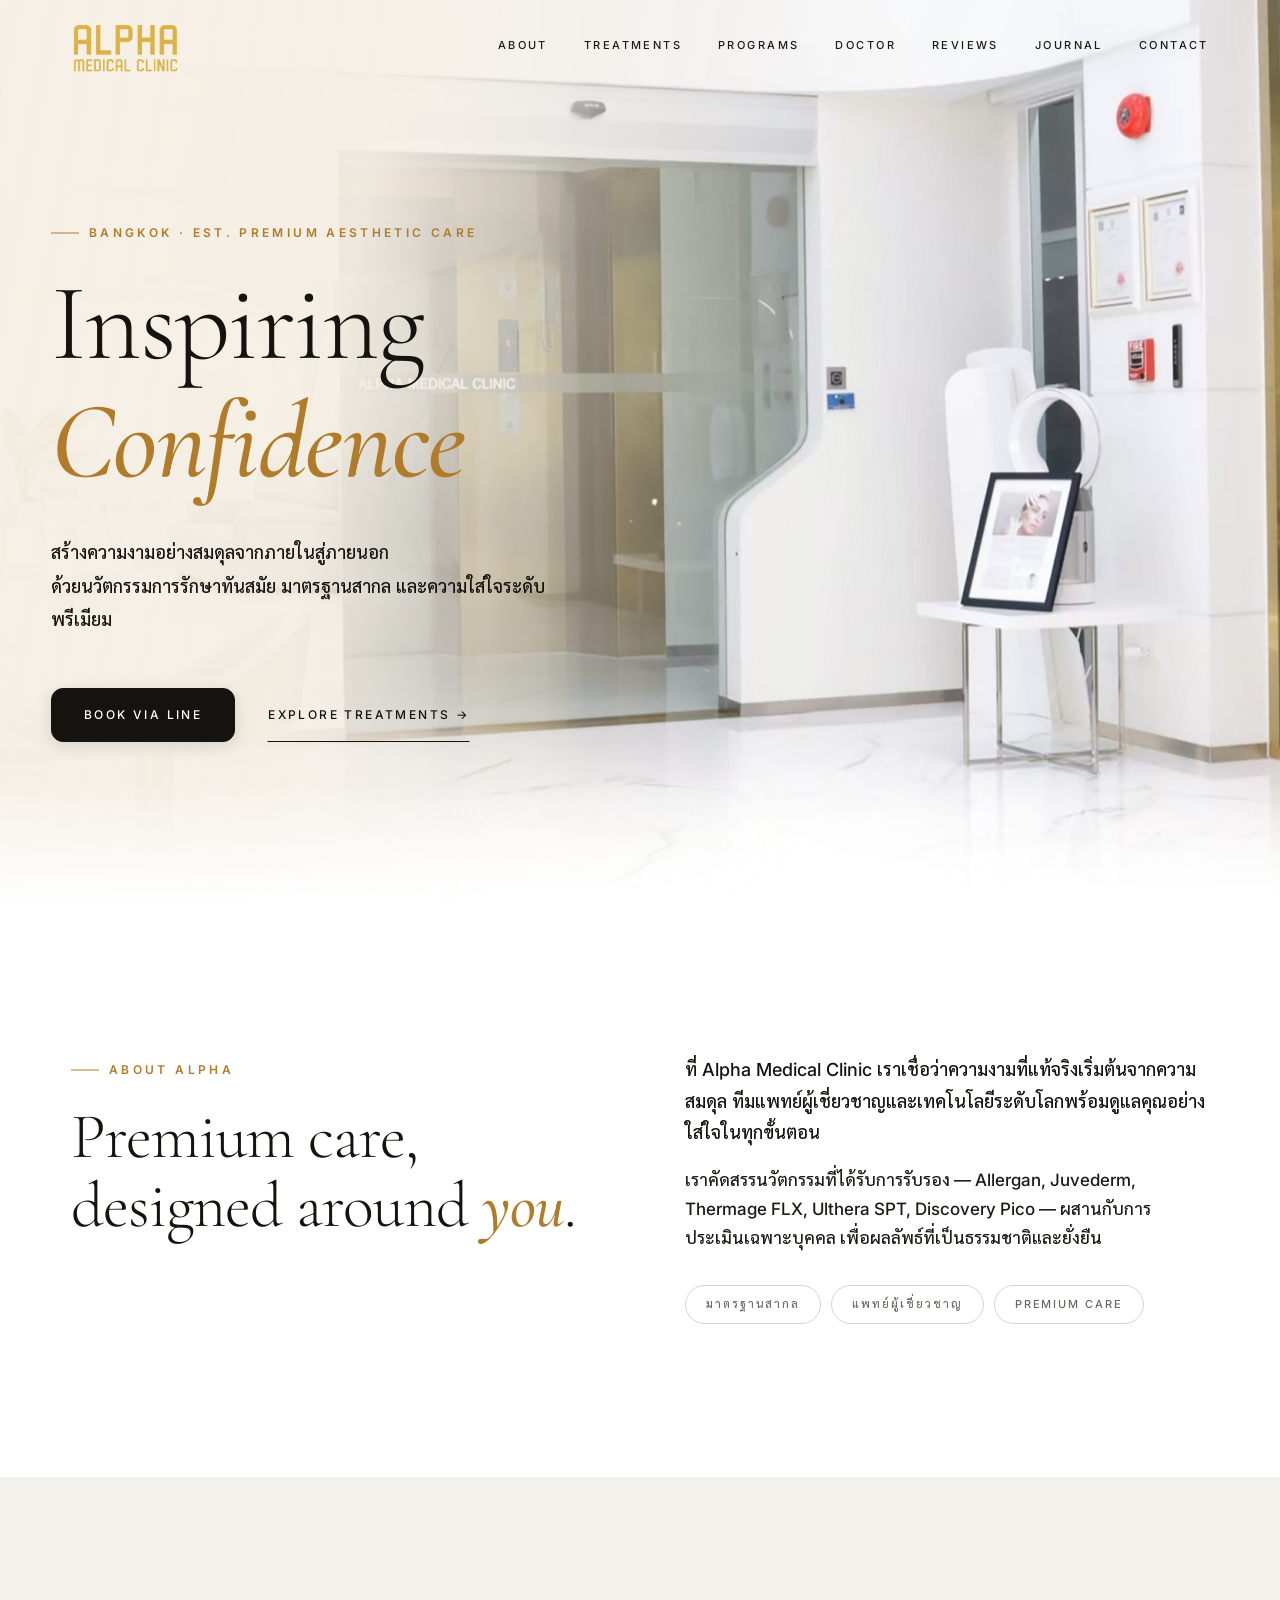
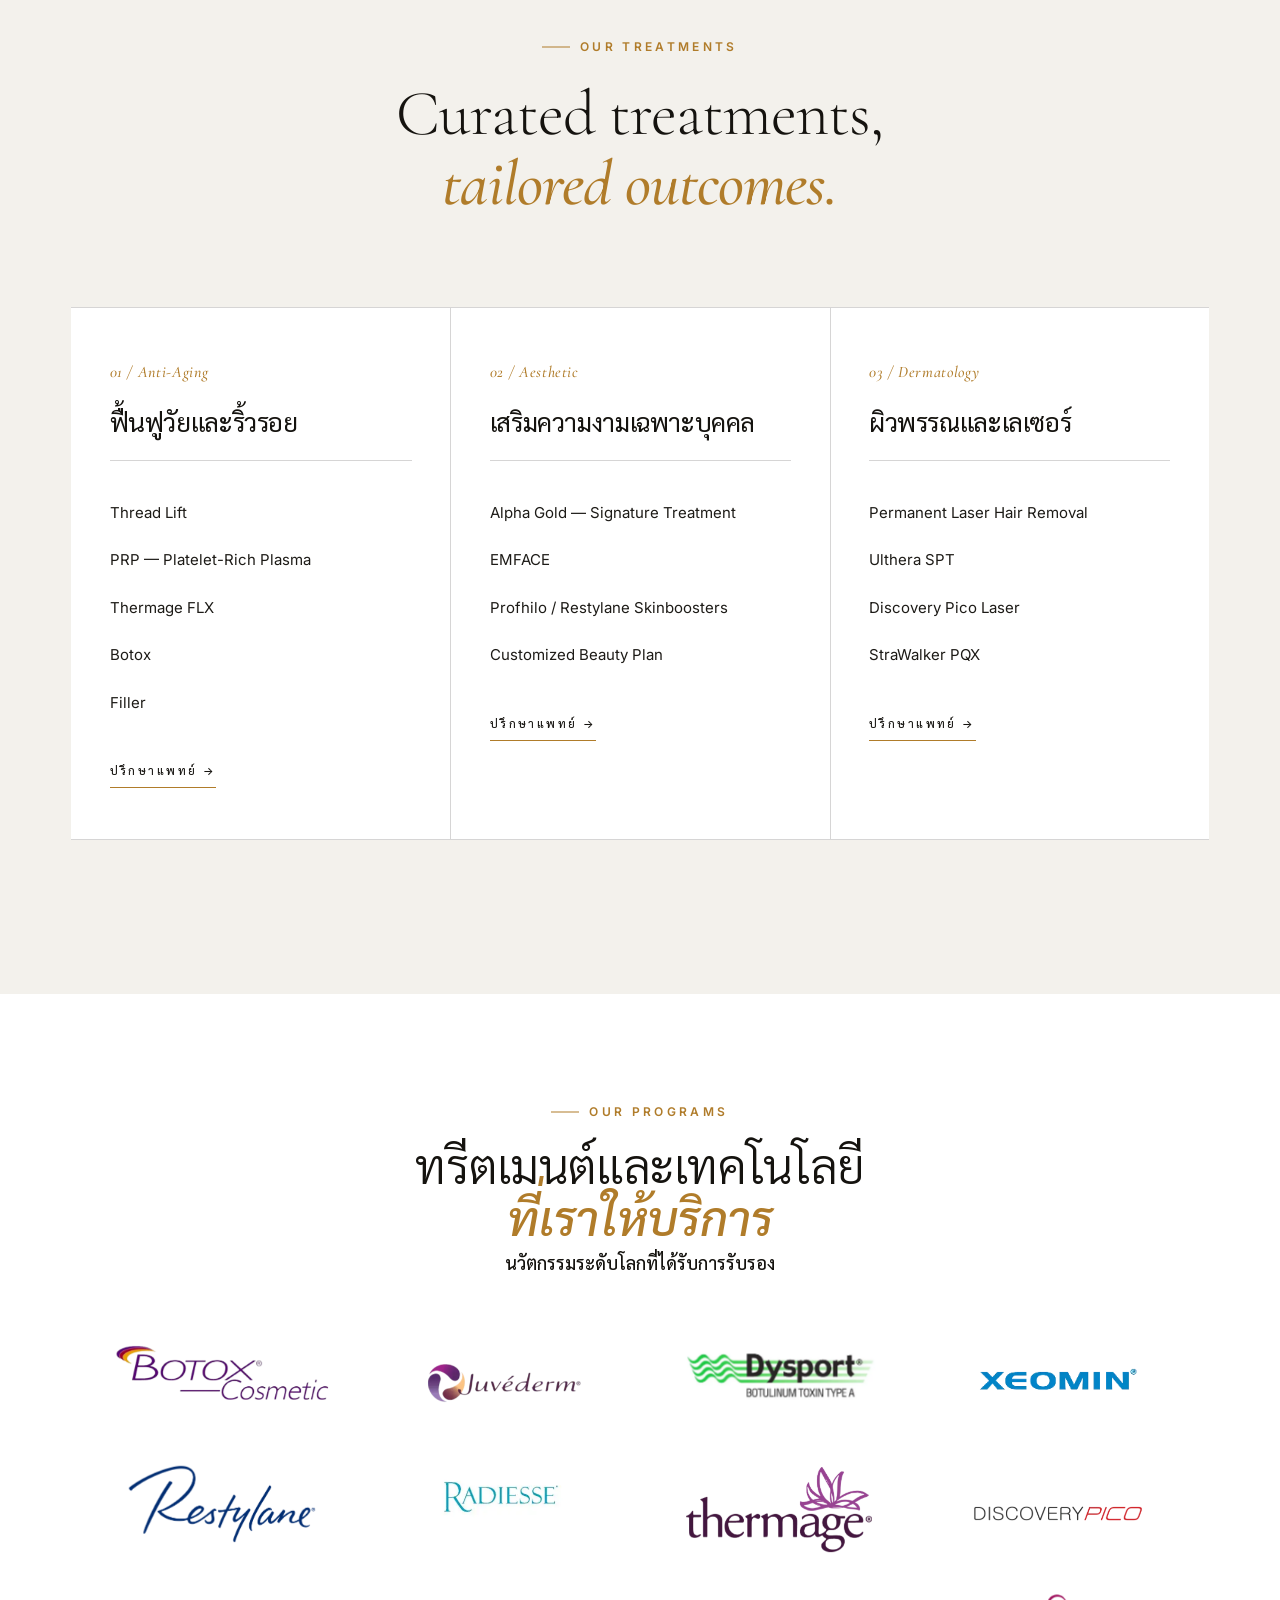
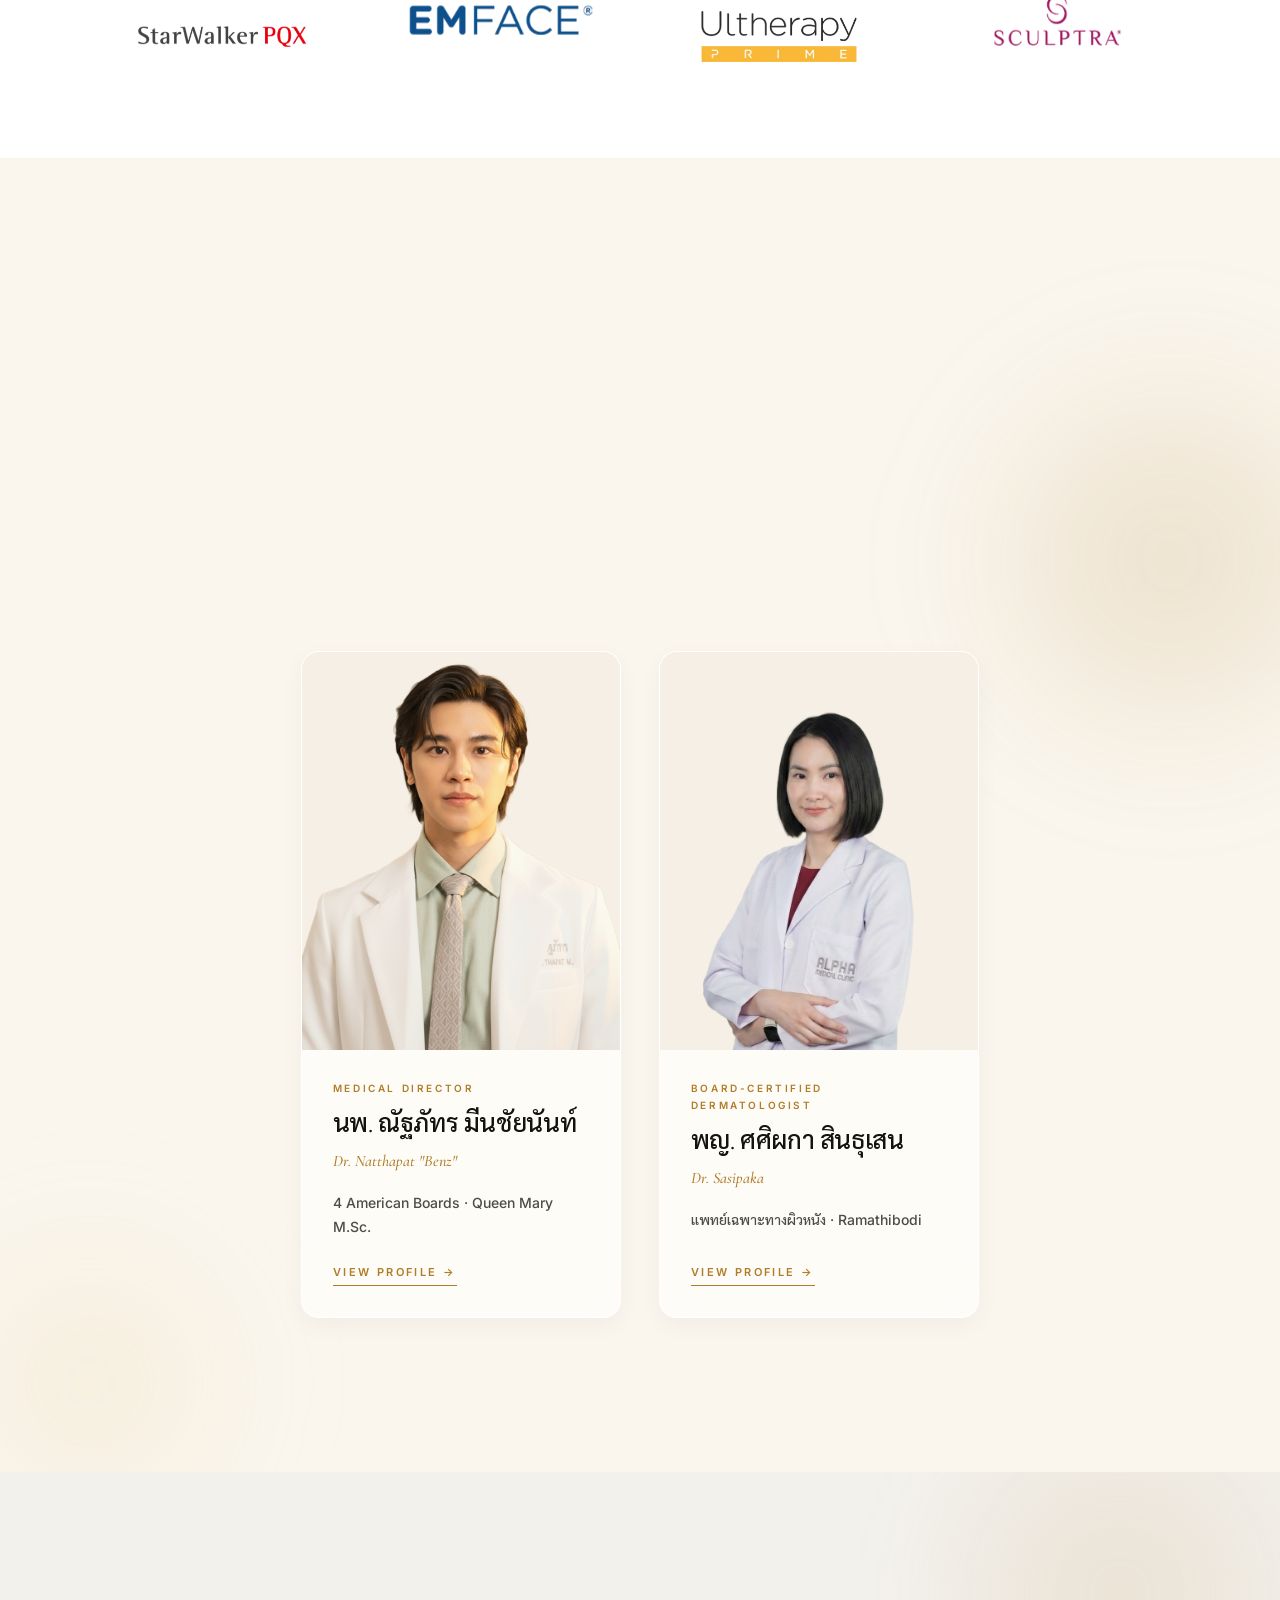
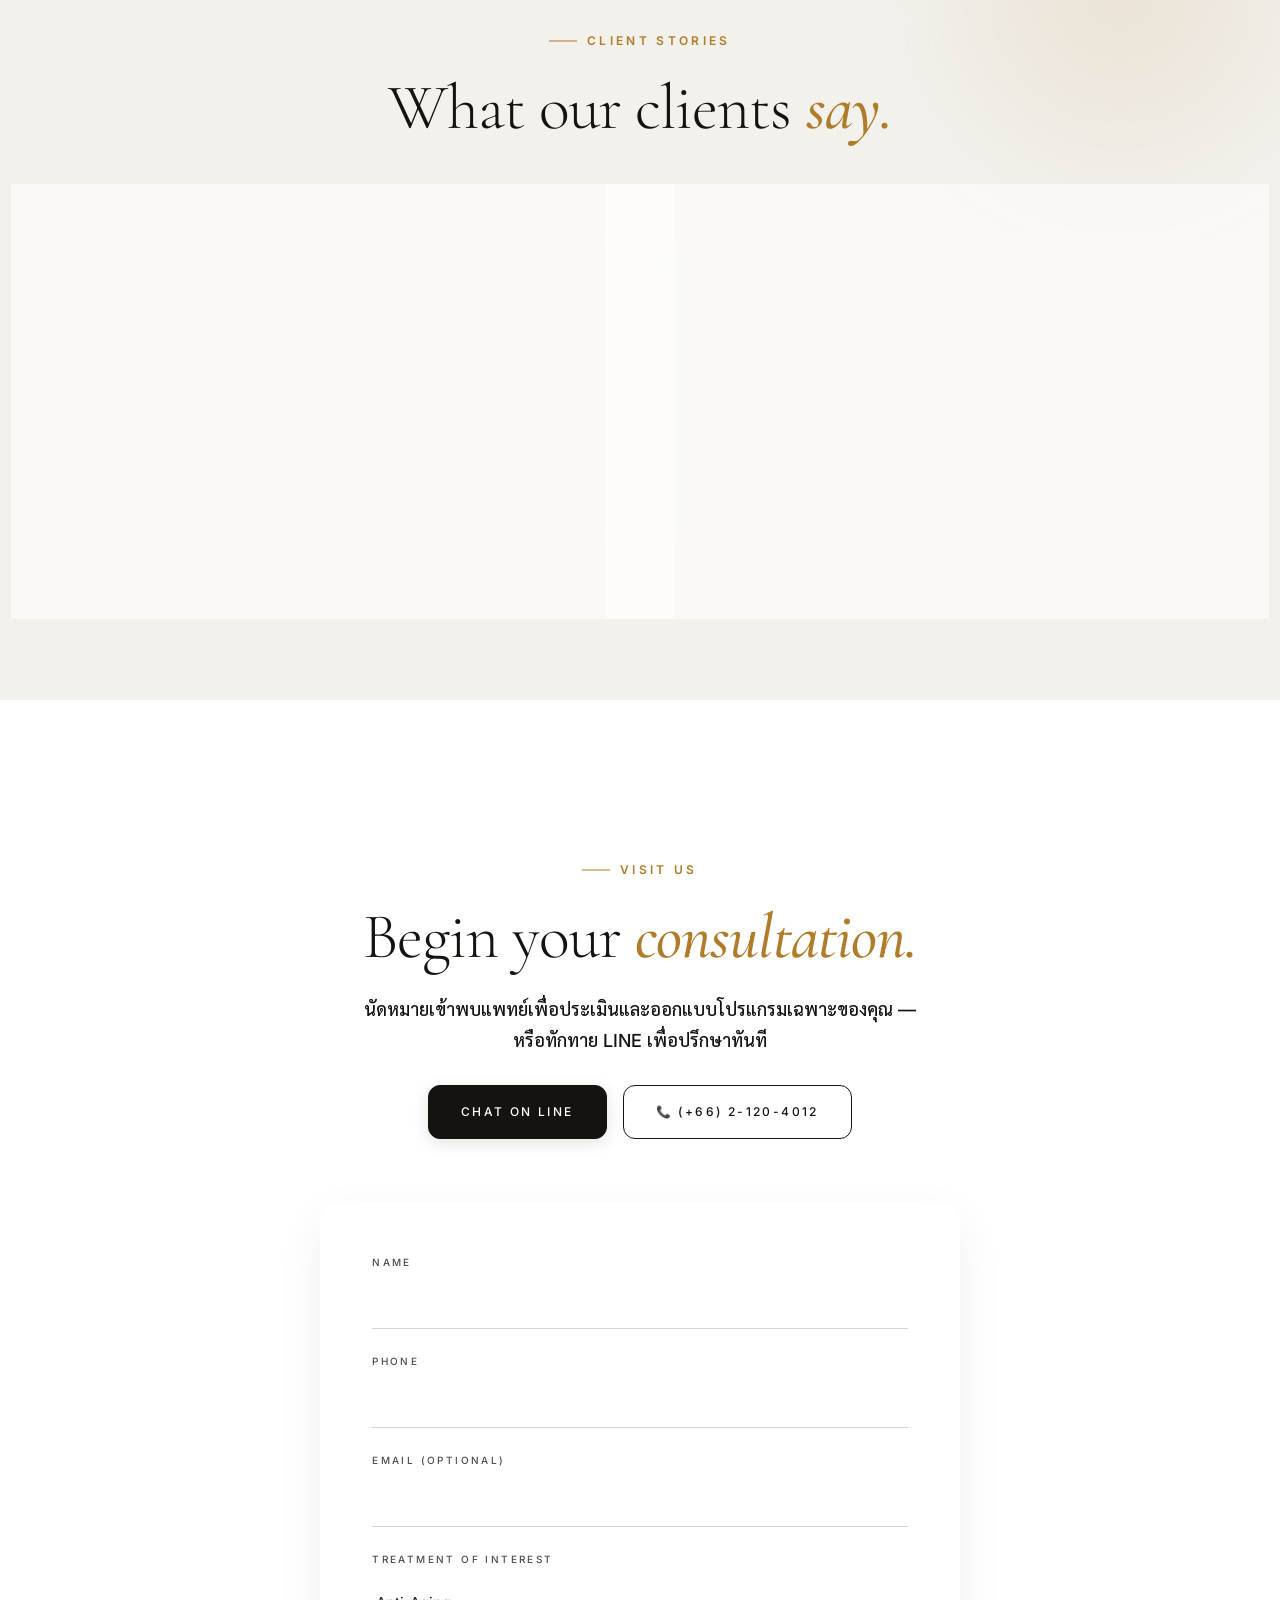
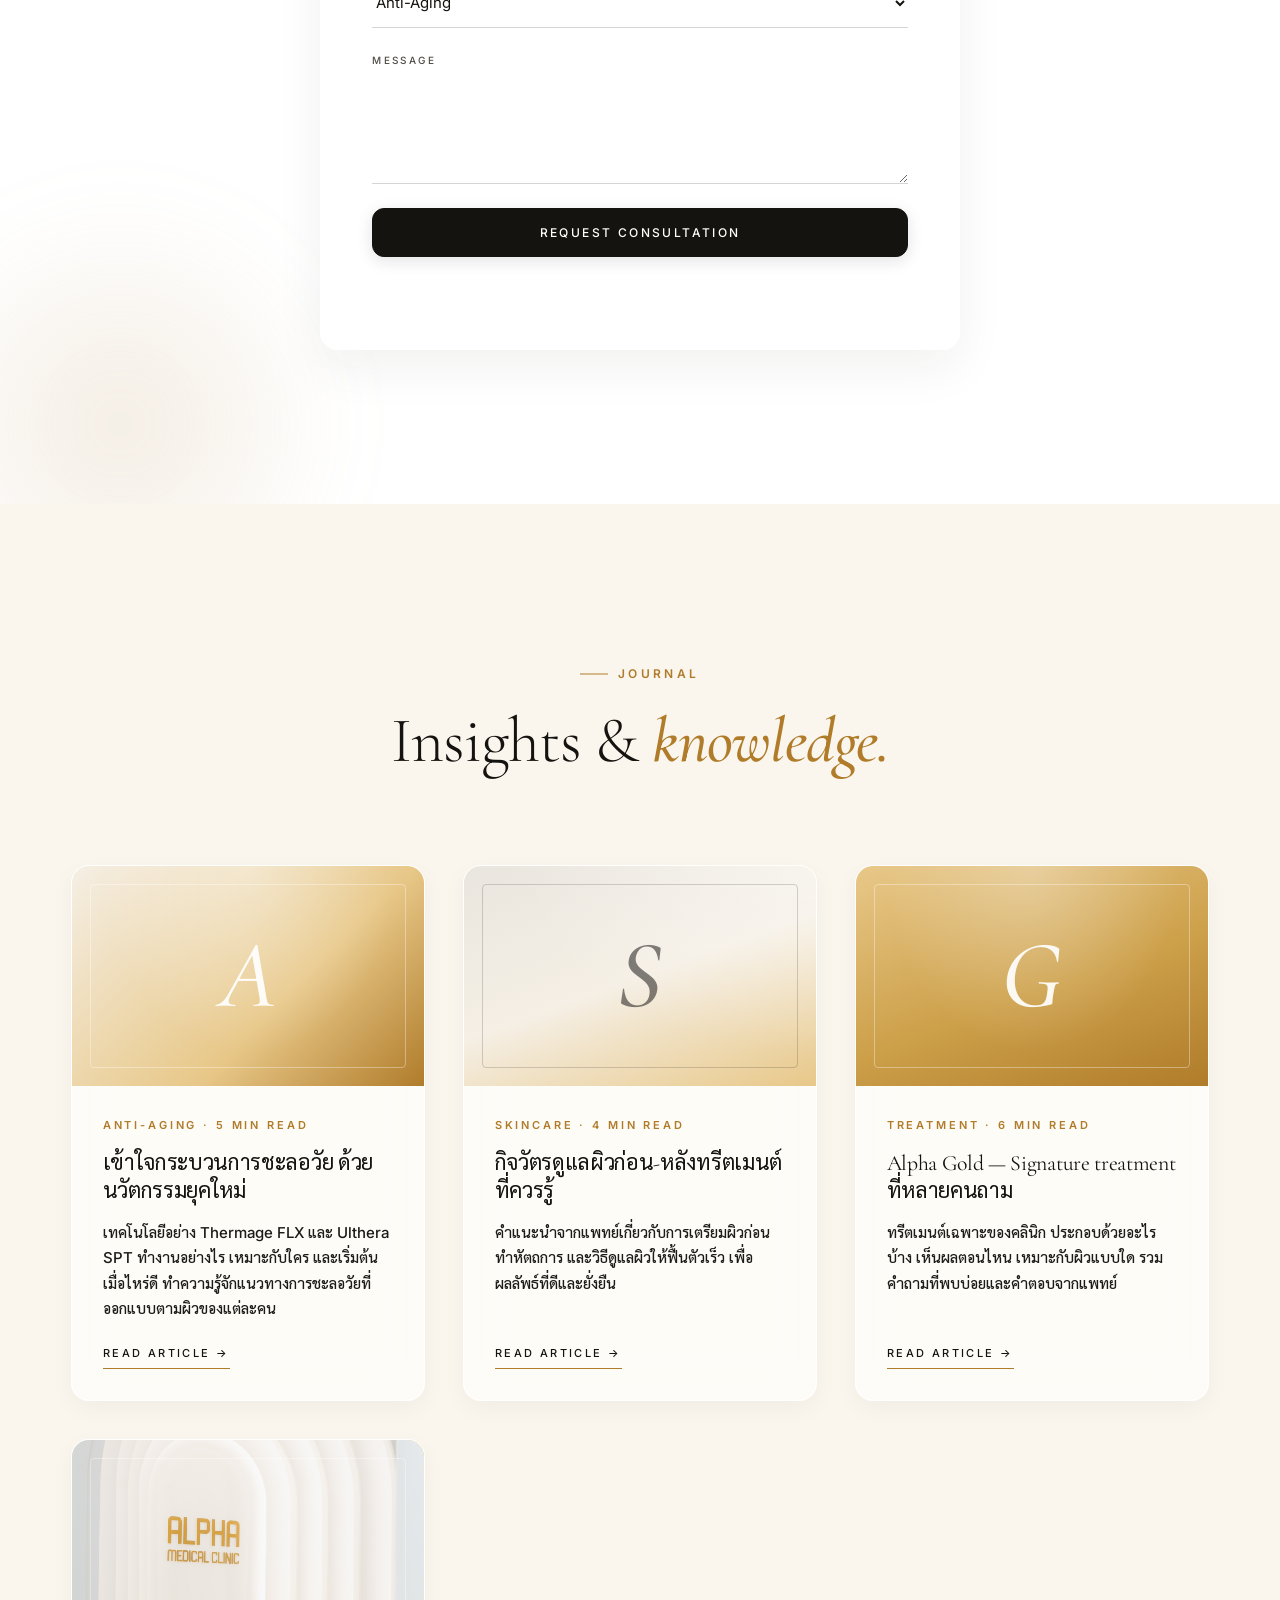
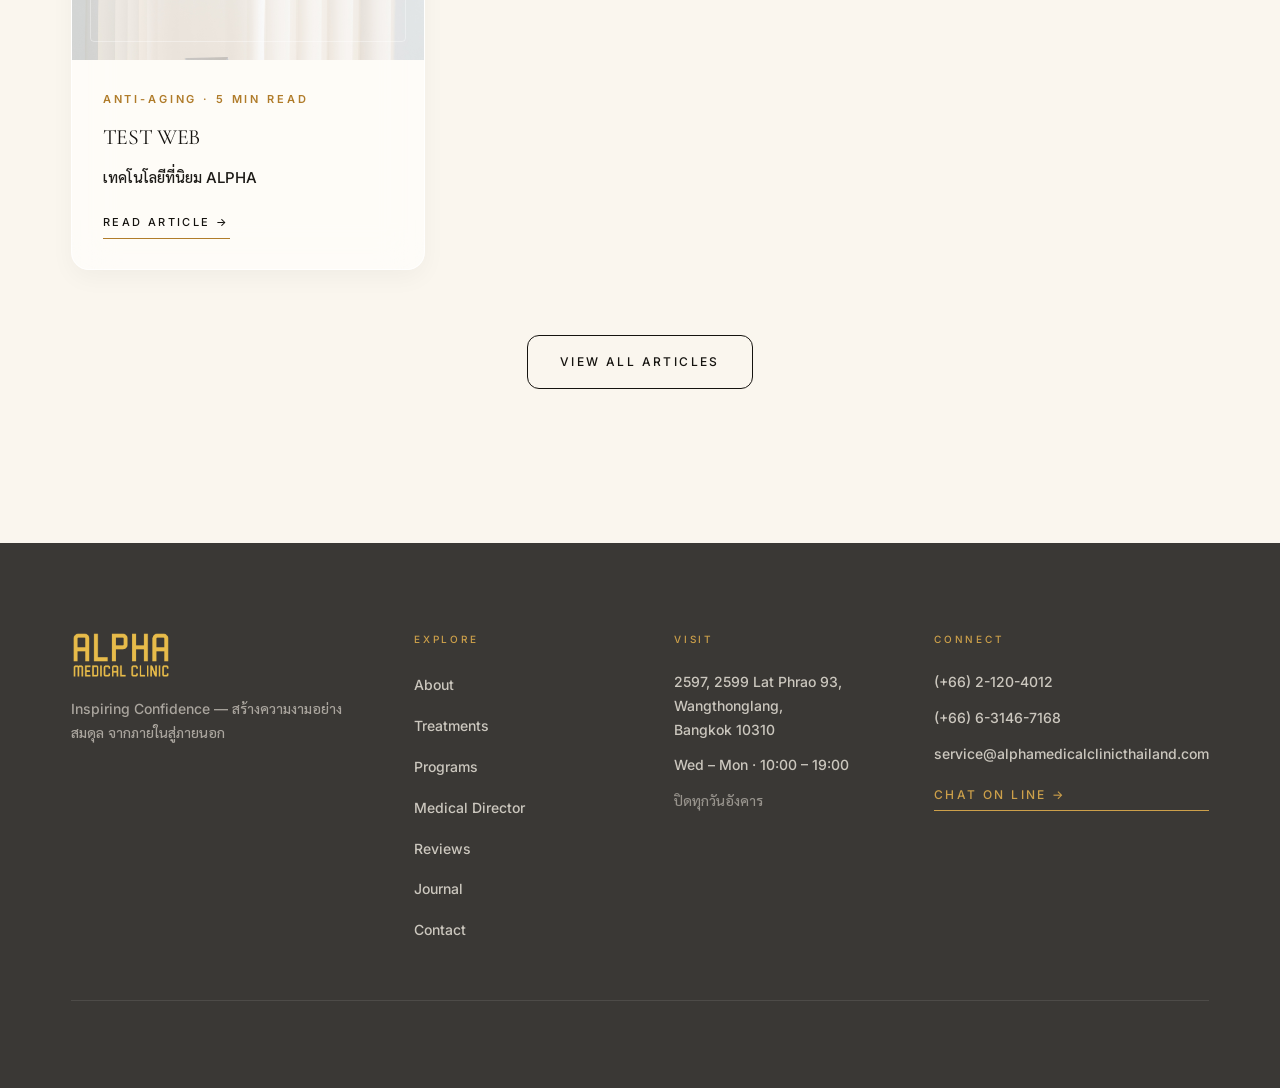
<file: index.html>
<!DOCTYPE html>
<html lang="th">
<head>
  <meta charset="UTF-8" />
  <meta name="viewport" content="width=device-width, initial-scale=1.0" />
  <title>Alpha Medical Clinic — Inspiring Confidence</title>
  <meta name="description" content="Alpha Medical Clinic — สร้างความงามอย่างสมดุลจากภายในสู่ภายนอก ด้วยนวัตกรรมการรักษาทันสมัย มาตรฐานสากล" />
  <link rel="preconnect" href="https://fonts.googleapis.com" />
  <link rel="preconnect" href="https://fonts.gstatic.com" crossorigin />
  <link href="https://fonts.googleapis.com/css2?family=Cormorant+Garamond:wght@300;400;500;600&family=Inter:wght@300;400;500;600&family=Sarabun:wght@300;400;500;600&display=swap" rel="stylesheet" />
  <link rel="stylesheet" href="styles.css?v=6" />
</head>
<body>

  <header class="nav" id="nav">
    <div class="nav-inner">
      <a href="#top" class="brand">
        <img src="images/logo-cropped.png" alt="Alpha Medical Clinic" class="brand-logo" />
      </a>
      <nav class="nav-links">
        <a href="#about">About</a>
        <a href="#services">Treatments</a>
        <a href="#signature">Programs</a>
        <a href="#doctor">Doctor</a>
        <a href="#reviews">Reviews</a>
        <a href="journal.html">Journal</a>
        <a href="#contact">Contact</a>
      </nav>
      <button class="nav-toggle" aria-label="Open menu" id="navToggle">
        <span></span><span></span><span></span>
      </button>
    </div>
  </header>

  <main id="top">

    <section class="hero">
      <div class="hero-bg"></div>
      <div class="hero-overlay"></div>
      <div class="hero-content">
        <p class="eyebrow" id="heroEyebrow">Bangkok · Est. Premium Aesthetic Care</p>
        <h1 id="heroHeadline">Inspiring<br/><em>Confidence</em></h1>
        <p class="hero-lead" id="heroLead">
          สร้างความงามอย่างสมดุลจากภายในสู่ภายนอก<br/>
          ด้วยนวัตกรรมการรักษาทันสมัย มาตรฐานสากล และความใส่ใจระดับพรีเมียม
        </p>
        <div class="hero-cta">
          <a href="https://lin.ee/1i7Qgpv" target="_blank" rel="noopener noreferrer" class="btn btn-primary" id="heroCtaPrimary">Book via LINE</a>
          <a href="#services" class="btn btn-ghost" id="heroCtaSecondary">Explore Treatments →</a>
        </div>
      </div>
      <div class="hero-marquee">
        <span>Anti-Aging</span><span>·</span>
        <span>Thread Lift</span><span>·</span>
        <span>Thermage FLX</span><span>·</span>
        <span>Ulthera SPT</span><span>·</span>
        <span>Discovery Pico</span><span>·</span>
        <span>Alpha Gold</span><span>·</span>
        <span>EMFACE</span>
      </div>
    </section>

    <section class="about section" id="about">
      <div class="container two-col">
        <div class="col">
          <p class="eyebrow" id="aboutEyebrow">About Alpha</p>
          <h2 id="aboutTitle">Premium care, designed around <em>you</em>.</h2>
        </div>
        <div class="col">
          <p class="lead" id="aboutLead">
            ที่ Alpha Medical Clinic เราเชื่อว่าความงามที่แท้จริงเริ่มต้นจากความสมดุล
            ทีมแพทย์ผู้เชี่ยวชาญและเทคโนโลยีระดับโลกพร้อมดูแลคุณอย่างใส่ใจในทุกขั้นตอน
          </p>
          <p id="aboutBody">
            เราคัดสรรนวัตกรรมที่ได้รับการรับรอง — Allergan, Juvederm, Thermage FLX,
            Ulthera SPT, Discovery Pico — ผสานกับการประเมินเฉพาะบุคคล
            เพื่อผลลัพธ์ที่เป็นธรรมชาติและยั่งยืน
          </p>
          <ul class="pill-list" id="aboutPills">
            <li>มาตรฐานสากล</li>
            <li>แพทย์ผู้เชี่ยวชาญ</li>
            <li>Premium Care</li>
          </ul>
        </div>
      </div>
    </section>

    <section class="services section section-dark" id="services">
      <div class="container">
        <header class="section-head">
          <p class="eyebrow eyebrow-light" id="servicesEyebrow">Our Treatments</p>
          <h2 id="servicesTitle">Curated treatments,<br/><em>tailored outcomes.</em></h2>
        </header>

        <div class="service-grid" id="servicesGrid">
          <article class="service-card">
            <p class="service-tag">01 / Anti-Aging</p>
            <h3>ฟื้นฟูวัยและริ้วรอย</h3>
            <ul>
              <li>Thread Lift</li>
              <li>PRP — Platelet-Rich Plasma</li>
              <li>Thermage FLX</li>
              <li>Botox</li>
              <li>Filler</li>
            </ul>
            <a href="#contact" class="link-arrow">ปรึกษาแพทย์ →</a>
          </article>

          <article class="service-card">
            <p class="service-tag">02 / Aesthetic</p>
            <h3>เสริมความงามเฉพาะบุคคล</h3>
            <ul>
              <li>Alpha Gold — Signature Treatment</li>
              <li>EMFACE</li>
              <li>Profhilo / Restylane Skinboosters</li>
              <li>Customized Beauty Plan</li>
            </ul>
            <a href="#contact" class="link-arrow">ปรึกษาแพทย์ →</a>
          </article>

          <article class="service-card">
            <p class="service-tag">03 / Dermatology</p>
            <h3>ผิวพรรณและเลเซอร์</h3>
            <ul>
              <li>Permanent Laser Hair Removal</li>
              <li>Ulthera SPT</li>
              <li>Discovery Pico Laser</li>
              <li>StraWalker PQX</li>
            </ul>
            <a href="#contact" class="link-arrow">ปรึกษาแพทย์ →</a>
          </article>
        </div>

        <p class="brand-strip">
          <span>Allergan</span><span>Juvederm</span><span>Dysport</span>
          <span>Radiesse</span><span>Xeomin</span><span>Restylane</span>
          <span>Thermage FLX</span><span>Ulthera SPT</span><span>Discovery Pico</span>
        </p>
      </div>
    </section>

    <section class="programs section section-cream" id="signature">
      <div class="container">
        <header class="section-head">
          <p class="eyebrow" id="programsEyebrow">Our Programs</p>
          <h2 id="programsTitle">ทรีตเมนต์และเทคโนโลยี<br/><em>ที่เราให้บริการ</em></h2>
          <p class="lead programs-lead" id="programsLead"></p>
        </header>
        <div class="programs-grid" id="programsGrid">
          <!-- Brand/program logos loaded from _data/programs.json -->
        </div>
      </div>
    </section>

    <section class="doctors section section-cream" id="doctor">
      <div class="container">
        <header class="section-head">
          <p class="eyebrow" id="doctorsEyebrow">Our Team</p>
          <h2 id="doctorsTitle">Specialists who care for<br/><em>your transformation.</em></h2>
          <p class="lead doctors-lead" id="doctorsLead"></p>
        </header>
        <div class="doctor-grid" id="doctorGrid">
          <!-- Doctor cards loaded dynamically from _data/doctors.json -->
        </div>
      </div>
    </section>

    <!-- Form modal (confirm + success + error) -->
    <div class="modal" id="formModal" aria-hidden="true" role="dialog" aria-modal="true">
      <div class="modal-backdrop" data-close></div>
      <div class="modal-panel modal-panel-form" role="document">
        <button class="modal-close" data-close aria-label="ปิด">
          <svg width="22" height="22" viewBox="0 0 24 24" fill="none" stroke="currentColor" stroke-width="1.8" stroke-linecap="round">
            <line x1="6" y1="6" x2="18" y2="18"/><line x1="18" y1="6" x2="6" y2="18"/>
          </svg>
        </button>
        <div id="formModalContent"></div>
      </div>
    </div>

    <!-- Doctor detail modal (popup) -->
    <div class="modal" id="doctorModal" aria-hidden="true" role="dialog" aria-modal="true">
      <div class="modal-backdrop" data-close></div>
      <div class="modal-panel" role="document">
        <button class="modal-close" data-close aria-label="ปิด">
          <svg width="22" height="22" viewBox="0 0 24 24" fill="none" stroke="currentColor" stroke-width="1.8" stroke-linecap="round">
            <line x1="6" y1="6" x2="18" y2="18"/><line x1="18" y1="6" x2="6" y2="18"/>
          </svg>
        </button>
        <div class="modal-body" id="modalBody"></div>
      </div>
    </div>

    <section class="reviews section section-dark" id="reviews">
      <div class="container">
        <header class="section-head">
          <p class="eyebrow eyebrow-light">Client Stories</p>
          <h2>What our clients <em>say.</em></h2>
        </header>
        <div class="review-grid" id="reviewGrid">
          <figure class="review">
            <blockquote>
              "ประทับใจคุณหมอและทีมงานมากค่ะ ดูแลใส่ใจทุกขั้นตอน
              อธิบายละเอียด ทำให้รู้สึกมั่นใจตั้งแต่ครั้งแรกที่เข้ามา
              ผลลัพธ์ดูเป็นธรรมชาติ ไม่เปลี่ยนหน้า"
            </blockquote>
            <figcaption>— K. Nattha · Bangkok</figcaption>
          </figure>
          <figure class="review">
            <blockquote>
              "Best clinic experience in Bangkok. Dr. Bentz takes the time
              to understand your goals and the result feels like the best
              version of yourself. Highly recommended."
            </blockquote>
            <figcaption>— J. Lee · Returning Client</figcaption>
          </figure>
        </div>
      </div>
    </section>

    <section class="contact section" id="contact">
      <div class="container">
        <header class="section-head contact-head">
          <p class="eyebrow">Visit Us</p>
          <h2>Begin your <em>consultation.</em></h2>
          <p class="lead">นัดหมายเข้าพบแพทย์เพื่อประเมินและออกแบบโปรแกรมเฉพาะของคุณ — หรือทักทาย LINE เพื่อปรึกษาทันที</p>
          <div class="contact-quick">
            <a href="https://lin.ee/1i7Qgpv" target="_blank" rel="noopener noreferrer" class="btn btn-primary">Chat on LINE</a>
            <a href="tel:+6621204012" class="btn btn-outline">📞 (+66) 2-120-4012</a>
          </div>
        </header>
        <div class="contact-form-wrap">
          <form class="contact-form" id="contactForm" name="contact" method="POST" data-netlify="true" netlify-honeypot="bot-field">
            <input type="hidden" name="form-name" value="contact" />
            <p hidden><label>Don't fill this out: <input name="bot-field" /></label></p>
            <label>
              <span>Name</span>
              <input type="text" name="name" required />
            </label>
            <label>
              <span>Phone</span>
              <input type="tel" name="phone" required />
            </label>
            <label>
              <span>Email (optional)</span>
              <input type="email" name="email" />
            </label>
            <label>
              <span>Treatment of interest</span>
              <select name="treatment">
                <option>Anti-Aging</option>
                <option>Aesthetic / Alpha Gold</option>
                <option>Dermatology / Laser</option>
                <option>Not sure — please advise</option>
              </select>
            </label>
            <label>
              <span>Message</span>
              <textarea name="message" rows="4"></textarea>
            </label>
            <button type="submit" class="btn btn-primary btn-block">Request Consultation</button>
            <p class="form-status" role="status"></p>
          </form>
        </div>
      </div>
    </section>

    <section class="journal section section-cream" id="journal">
      <div class="container">
        <header class="section-head">
          <p class="eyebrow">Journal</p>
          <h2>Insights & <em>knowledge.</em></h2>
        </header>

        <div class="article-grid" id="articleGrid">
          <!-- Articles loaded dynamically from articles.json (managed in Decap CMS) -->
        </div>

        <div class="journal-more">
          <a href="journal.html" class="btn btn-outline">View All Articles</a>
        </div>
      </div>
    </section>

  </main>

  <footer class="footer">
    <div class="container">
      <div class="footer-top">
        <div class="footer-col footer-brand-col">
          <img src="images/logo-cropped.png" alt="Alpha Medical Clinic" class="brand-logo brand-logo-footer" />
          <p class="footer-tag">Inspiring Confidence — สร้างความงามอย่างสมดุล จากภายในสู่ภายนอก</p>
        </div>

        <div class="footer-col">
          <p class="footer-heading">Explore</p>
          <ul class="footer-list">
            <li><a href="#about">About</a></li>
            <li><a href="#services">Treatments</a></li>
            <li><a href="#signature">Programs</a></li>
            <li><a href="#doctor">Medical Director</a></li>
            <li><a href="#reviews">Reviews</a></li>
            <li><a href="#journal">Journal</a></li>
            <li><a href="#contact">Contact</a></li>
          </ul>
        </div>

        <div class="footer-col">
          <p class="footer-heading">Visit</p>
          <p class="footer-line">2597, 2599 Lat Phrao 93,<br/>Wangthonglang,<br/>Bangkok 10310</p>
          <p class="footer-line">Wed – Mon · 10:00 – 19:00</p>
          <p class="footer-line muted">ปิดทุกวันอังคาร</p>
        </div>

        <div class="footer-col">
          <p class="footer-heading">Connect</p>
          <p class="footer-line"><a href="tel:+6621204012">(+66) 2-120-4012</a></p>
          <p class="footer-line"><a href="tel:+66631467168">(+66) 6-3146-7168</a></p>
          <p class="footer-line"><a href="mailto:service@alphamedicalclinicthailand.com">service@alphamedicalclinicthailand.com</a></p>
          <a href="https://lin.ee/1i7Qgpv" target="_blank" rel="noopener noreferrer" class="footer-line-cta">Chat on LINE →</a>
        </div>
      </div>

      <div class="footer-bottom">
        <p class="muted small">© 2026 Alpha Medical Clinic. All rights reserved.</p>
        <div class="footer-social">
          <a href="https://www.facebook.com/alphamedicalclinic93" target="_blank" rel="noopener noreferrer">Facebook</a>
          <span class="footer-social-dot">·</span>
          <a href="https://www.instagram.com/alphamedicalclinic/" target="_blank" rel="noopener noreferrer">Instagram</a>
          <span class="footer-social-dot">·</span>
          <a href="https://www.tiktok.com/@alphamedicalclinic93" target="_blank" rel="noopener noreferrer">TikTok</a>
        </div>
        <a href="#top" class="back-to-top">Back to top ↑</a>
      </div>
    </div>
  </footer>

  <!-- Floating quick-contact buttons -->
  <div class="fab" id="fab" aria-label="Quick contact">
    <a href="tel:+6621204012" class="fab-btn" aria-label="Call (+66) 2-120-4012" data-tip="Call">
      <svg viewBox="0 0 24 24" width="20" height="20" fill="none" stroke="currentColor" stroke-width="1.7" stroke-linecap="round" stroke-linejoin="round" aria-hidden="true">
        <path d="M22 16.92v3a2 2 0 0 1-2.18 2 19.79 19.79 0 0 1-8.63-3.07 19.5 19.5 0 0 1-6-6 19.79 19.79 0 0 1-3.07-8.67A2 2 0 0 1 4.11 2h3a2 2 0 0 1 2 1.72c.13.96.36 1.9.7 2.81a2 2 0 0 1-.45 2.11L8.09 9.91a16 16 0 0 0 6 6l1.27-1.27a2 2 0 0 1 2.11-.45c.91.34 1.85.57 2.81.7A2 2 0 0 1 22 16.92z"/>
      </svg>
    </a>
    <a href="https://lin.ee/1i7Qgpv" target="_blank" rel="noopener noreferrer" class="fab-btn fab-line" aria-label="Chat on LINE" data-tip="LINE">
      <svg viewBox="0 0 24 24" width="22" height="22" fill="currentColor" aria-hidden="true">
        <path d="M19.95 9.95c0-4.42-4.46-8.03-9.95-8.03S.05 5.53.05 9.95c0 3.97 3.53 7.29 8.3 7.92.32.07.76.21.87.49.1.25.07.64.03.89l-.14.85c-.04.25-.2.98.86.53 1.06-.44 5.71-3.36 7.79-5.76 1.43-1.57 2.18-3.18 2.18-4.92zM6.66 12.4H4.78c-.27 0-.49-.22-.49-.49v-3.76c0-.27.22-.49.49-.49s.49.22.49.49v3.26h1.39c.27 0 .49.22.49.49s-.22.5-.49.5zm1.9-.49c0 .27-.22.49-.49.49s-.49-.22-.49-.49V8.15c0-.27.22-.49.49-.49s.49.22.49.49zm4.55 0c0 .21-.13.4-.33.47-.05.02-.11.02-.16.02-.16 0-.31-.07-.4-.2l-1.92-2.61v2.32c0 .27-.22.49-.49.49-.27 0-.49-.22-.49-.49V8.15c0-.21.13-.4.34-.47.05-.01.1-.02.15-.02.15 0 .31.08.4.2l1.92 2.61V8.15c0-.27.22-.49.49-.49s.49.22.49.49zm3.06-2.37c.27 0 .49.22.49.49s-.22.49-.49.49h-1.39v.9h1.39c.27 0 .49.22.49.49s-.22.49-.49.49h-1.39v.9h1.39c.27 0 .49.22.49.49s-.22.49-.49.49h-1.88c-.27 0-.49-.22-.49-.49V8.15c0-.27.22-.49.49-.49h1.88c.27 0 .49.22.49.49s-.22.49-.49.49h-1.39v.9z"/>
      </svg>
    </a>
  </div>

  <script src="main.js?v=4"></script>
</body>
</html>
</file>
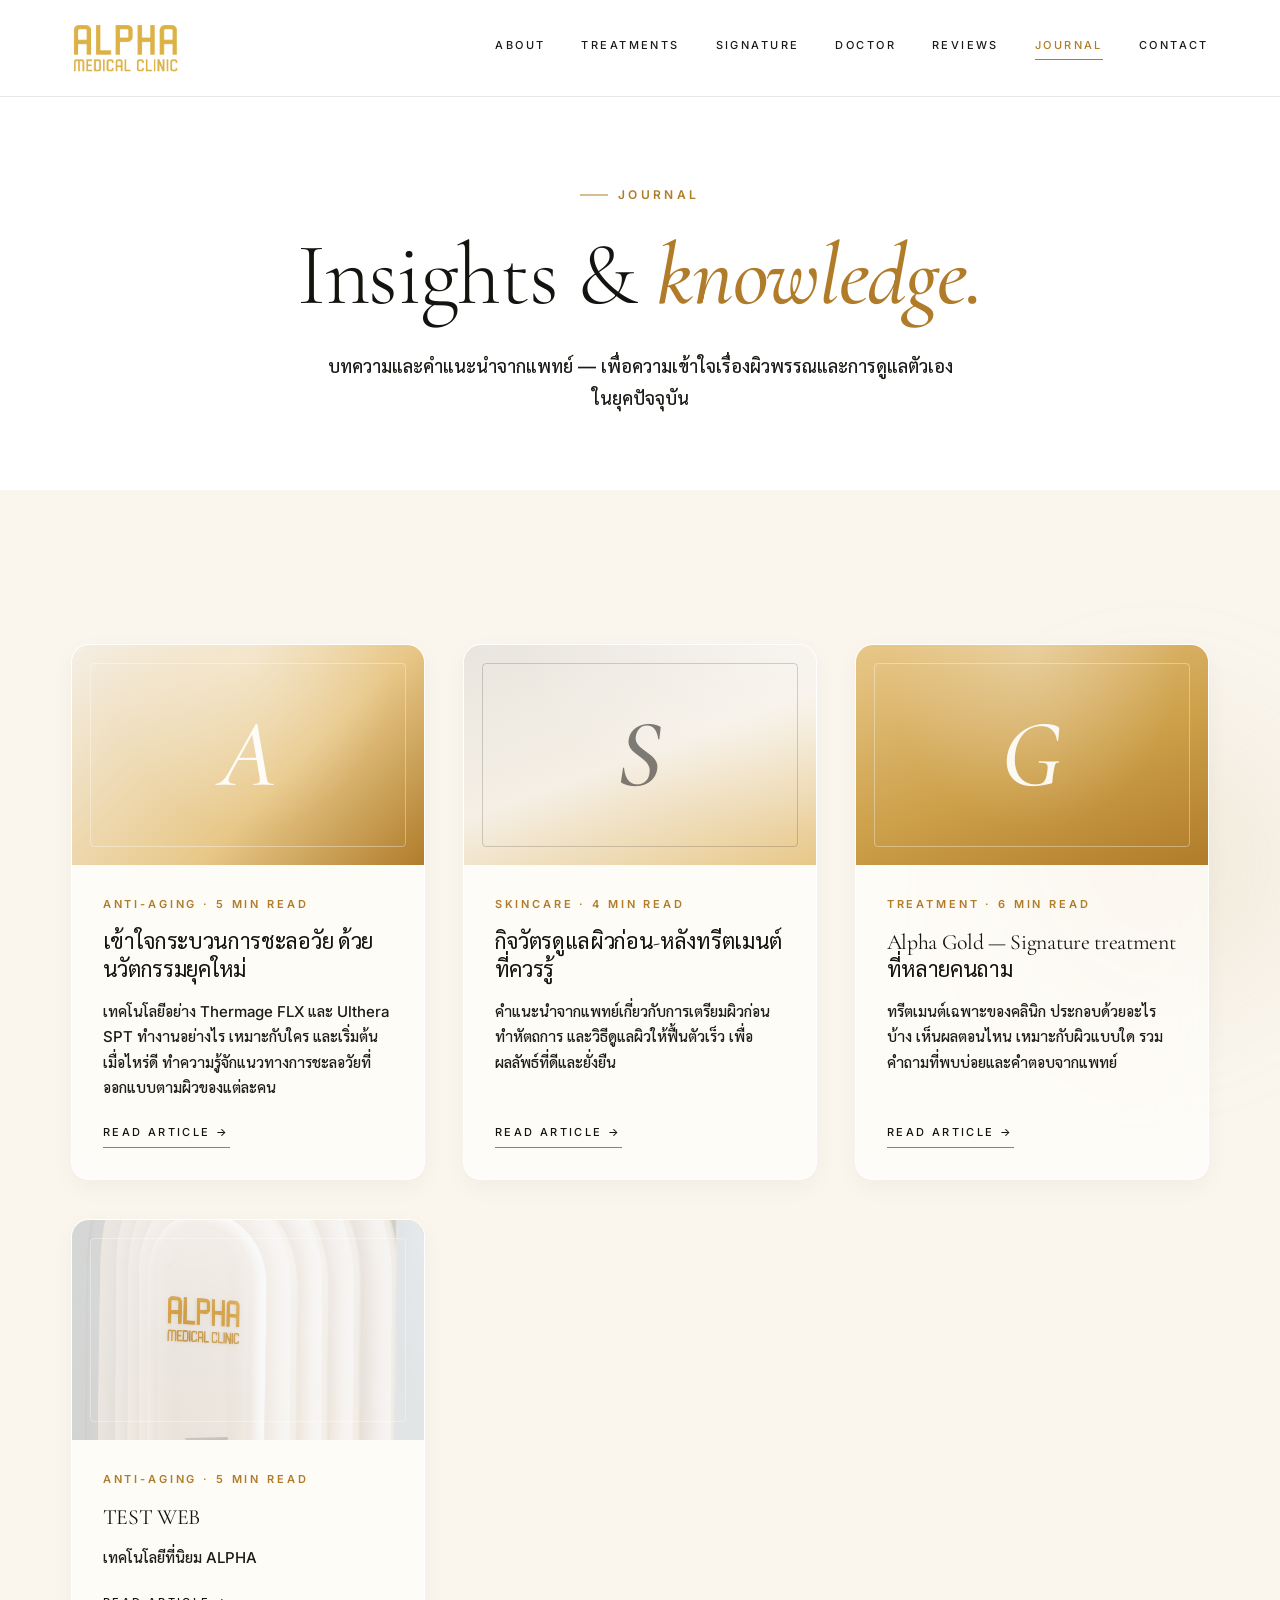
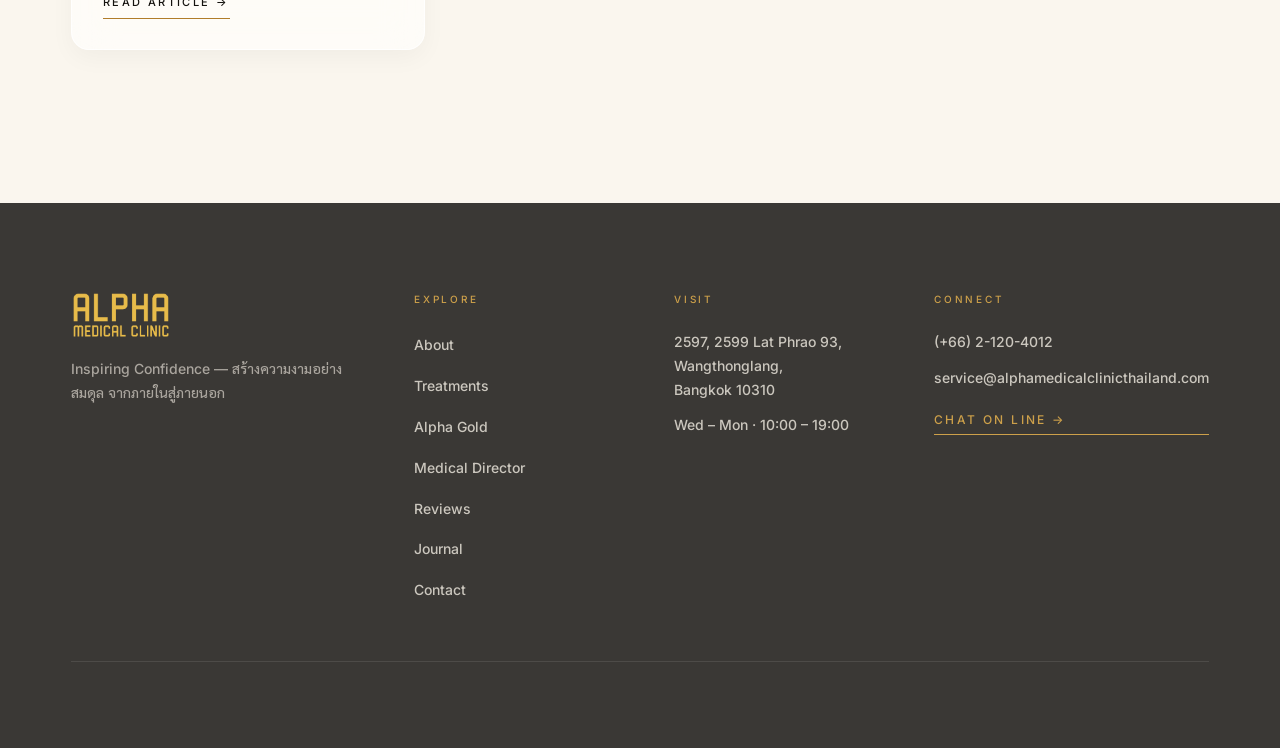
<file: journal.html>
<!DOCTYPE html>
<html lang="th">
<head>
  <meta charset="UTF-8" />
  <meta name="viewport" content="width=device-width, initial-scale=1.0" />
  <title>Journal · Alpha Medical Clinic</title>
  <meta name="description" content="บทความ ความรู้ และมุมมองจากแพทย์ Alpha Medical Clinic" />
  <link rel="preconnect" href="https://fonts.googleapis.com" />
  <link rel="preconnect" href="https://fonts.gstatic.com" crossorigin />
  <link href="https://fonts.googleapis.com/css2?family=Cormorant+Garamond:wght@300;400;500;600&family=Inter:wght@300;400;500;600&family=Sarabun:wght@300;400;500;600&display=swap" rel="stylesheet" />
  <link rel="stylesheet" href="styles.css?v=5" />
</head>
<body class="page-journal">

  <header class="nav" id="nav">
    <div class="nav-inner">
      <a href="index.html#top" class="brand">
        <img src="images/logo-cropped.png" alt="Alpha Medical Clinic" class="brand-logo" />
      </a>
      <nav class="nav-links">
        <a href="index.html#about">About</a>
        <a href="index.html#services">Treatments</a>
        <a href="index.html#signature">Signature</a>
        <a href="index.html#doctor">Doctor</a>
        <a href="index.html#reviews">Reviews</a>
        <a href="journal.html" class="active">Journal</a>
        <a href="index.html#contact">Contact</a>
      </nav>
      <button class="nav-toggle" aria-label="Open menu" id="navToggle">
        <span></span><span></span><span></span>
      </button>
    </div>
  </header>

  <main id="top">
    <section class="journal-hero section">
      <div class="container">
        <p class="eyebrow">Journal</p>
        <h1>Insights & <em>knowledge.</em></h1>
        <p class="lead">บทความและคำแนะนำจากแพทย์ — เพื่อความเข้าใจเรื่องผิวพรรณและการดูแลตัวเองในยุคปัจจุบัน</p>
      </div>
    </section>

    <section class="journal-list section section-cream" id="journal">
      <div class="container">
        <div class="article-grid" id="journalGrid">
          <p class="muted" style="grid-column: 1 / -1; text-align: center;">กำลังโหลดบทความ…</p>
        </div>
      </div>
    </section>
  </main>

  <footer class="footer">
    <div class="container">
      <div class="footer-top">
        <div class="footer-col footer-brand-col">
          <img src="images/logo-cropped.png" alt="Alpha Medical Clinic" class="brand-logo brand-logo-footer" />
          <p class="footer-tag">Inspiring Confidence — สร้างความงามอย่างสมดุล จากภายในสู่ภายนอก</p>
        </div>
        <div class="footer-col">
          <p class="footer-heading">Explore</p>
          <ul class="footer-list">
            <li><a href="index.html#about">About</a></li>
            <li><a href="index.html#services">Treatments</a></li>
            <li><a href="index.html#signature">Alpha Gold</a></li>
            <li><a href="index.html#doctor">Medical Director</a></li>
            <li><a href="index.html#reviews">Reviews</a></li>
            <li><a href="journal.html">Journal</a></li>
            <li><a href="index.html#contact">Contact</a></li>
          </ul>
        </div>
        <div class="footer-col">
          <p class="footer-heading">Visit</p>
          <p class="footer-line">2597, 2599 Lat Phrao 93,<br/>Wangthonglang,<br/>Bangkok 10310</p>
          <p class="footer-line">Wed – Mon · 10:00 – 19:00</p>
        </div>
        <div class="footer-col">
          <p class="footer-heading">Connect</p>
          <p class="footer-line"><a href="tel:+6621204012">(+66) 2-120-4012</a></p>
          <p class="footer-line"><a href="mailto:service@alphamedicalclinicthailand.com">service@alphamedicalclinicthailand.com</a></p>
          <a href="https://lin.ee/1i7Qgpv" target="_blank" rel="noopener noreferrer" class="footer-line-cta">Chat on LINE →</a>
        </div>
      </div>
      <div class="footer-bottom">
        <p class="muted small">© 2026 Alpha Medical Clinic. All rights reserved.</p>
        <div class="footer-social">
          <a href="https://www.facebook.com/alphamedicalclinic93" target="_blank" rel="noopener noreferrer">Facebook</a>
          <span class="footer-social-dot">·</span>
          <a href="https://www.instagram.com/alphamedicalclinic/" target="_blank" rel="noopener noreferrer">Instagram</a>
          <span class="footer-social-dot">·</span>
          <a href="https://www.tiktok.com/@alphamedicalclinic93" target="_blank" rel="noopener noreferrer">TikTok</a>
        </div>
        <a href="#top" class="back-to-top">Back to top ↑</a>
      </div>
    </div>
  </footer>

  <div class="fab" id="fab" aria-label="Quick contact">
    <a href="tel:+6621204012" class="fab-btn" aria-label="Call" data-tip="Call">
      <svg viewBox="0 0 24 24" width="20" height="20" fill="none" stroke="currentColor" stroke-width="1.7" stroke-linecap="round" stroke-linejoin="round" aria-hidden="true">
        <path d="M22 16.92v3a2 2 0 0 1-2.18 2 19.79 19.79 0 0 1-8.63-3.07 19.5 19.5 0 0 1-6-6 19.79 19.79 0 0 1-3.07-8.67A2 2 0 0 1 4.11 2h3a2 2 0 0 1 2 1.72c.13.96.36 1.9.7 2.81a2 2 0 0 1-.45 2.11L8.09 9.91a16 16 0 0 0 6 6l1.27-1.27a2 2 0 0 1 2.11-.45c.91.34 1.85.57 2.81.7A2 2 0 0 1 22 16.92z"/>
      </svg>
    </a>
    <a href="https://lin.ee/1i7Qgpv" target="_blank" rel="noopener noreferrer" class="fab-btn" aria-label="LINE" data-tip="LINE">
      <svg viewBox="0 0 24 24" width="22" height="22" fill="currentColor" aria-hidden="true">
        <path d="M19.95 9.95c0-4.42-4.46-8.03-9.95-8.03S.05 5.53.05 9.95c0 3.97 3.53 7.29 8.3 7.92.32.07.76.21.87.49.1.25.07.64.03.89l-.14.85c-.04.25-.2.98.86.53 1.06-.44 5.71-3.36 7.79-5.76 1.43-1.57 2.18-3.18 2.18-4.92z"/>
      </svg>
    </a>
  </div>

  <script src="journal.js?v=1"></script>
  <script src="main.js?v=5"></script>
</body>
</html>
</file>
<file: styles.css>
/* ============================
   Alpha Medical Clinic
   Clean editorial — white · cream · soft gray · gold
   ============================ */

:root {
  --white: #ffffff;
  --cream: #f5efe5;
  --cream-2: #faf6ee;
  --gray-50: #f3f1ec;
  --gray-100: #e9e6df;
  --gray-200: #d8d4cb;
  --gray-400: #9e9a91;
  --gray-600: #6b6862;
  --gray-800: #3a3835;

  --ink: #15130f;
  --ink-2: #1d1b17;
  --muted: #4f4c46;

  --gold: #b07c2a;
  --gold-2: #cda04a;
  --gold-soft: #e8c889;
  --gold-deep: #8a5a18;

  --line: rgba(28,26,23,0.18);
  --line-soft: rgba(28,26,23,0.10);
  --line-gold: rgba(176, 124, 42, 0.35);

  --f-serif: 'Cormorant Garamond', 'Sarabun', Georgia, serif;
  --f-sans: 'Inter', 'Sarabun', -apple-system, BlinkMacSystemFont, system-ui, sans-serif;

  --container: 1240px;
  --gutter: clamp(20px, 4vw, 56px);
}

* { box-sizing: border-box; margin: 0; padding: 0; }

html { scroll-behavior: smooth; }

body {
  font-family: var(--f-sans);
  font-size: 17px;
  font-weight: 500;
  line-height: 1.7;
  color: var(--ink-2);
  background: var(--white);
  -webkit-font-smoothing: antialiased;
  -moz-osx-font-smoothing: grayscale;
}

img { max-width: 100%; display: block; }
a { color: inherit; text-decoration: none; }

.container {
  max-width: var(--container);
  margin: 0 auto;
  padding: 0 var(--gutter);
}

/* ============================
   Typography
   ============================ */

h1, h2, h3 {
  font-family: var(--f-serif);
  font-weight: 300;
  color: var(--ink);
  line-height: 1.08;
  letter-spacing: -0.015em;
}

h1 {
  font-size: clamp(52px, 8.5vw, 112px);
}
h1 em { font-style: italic; color: var(--gold); font-weight: 500; }

h2 {
  font-size: clamp(36px, 5vw, 64px);
}
h2 em { font-style: italic; color: var(--gold); font-weight: 500; }

h3 {
  font-size: clamp(22px, 2vw, 26px);
  font-weight: 400;
}

.eyebrow {
  font-family: var(--f-sans);
  font-size: 12px;
  font-weight: 600;
  letter-spacing: 0.28em;
  text-transform: uppercase;
  color: var(--gold);
  margin-bottom: 22px;
  display: inline-block;
  position: relative;
  padding-left: 38px;
}
.eyebrow::before {
  content: "";
  position: absolute;
  left: 0;
  top: 50%;
  transform: translateY(-50%);
  width: 28px;
  height: 1px;
  background: var(--gold);
}

.lead {
  font-size: clamp(18px, 1.4vw, 20px);
  color: var(--ink);
  line-height: 1.75;
  margin-bottom: 18px;
  font-weight: 500;
}

.muted { color: var(--muted); }
.small { font-size: 13px; }

/* ============================
   Buttons & links
   ============================ */

.btn {
  display: inline-block;
  padding: 16px 32px;
  font-family: var(--f-sans);
  font-size: 12px;
  font-weight: 500;
  letter-spacing: 0.2em;
  text-transform: uppercase;
  border: 1px solid transparent;
  border-radius: 12px;
  cursor: pointer;
  transition: all 0.35s ease;
  background: transparent;
}

.btn-ghost { border-radius: 0; } /* underline-style button stays sharp */

.btn-primary {
  background: var(--ink);
  color: var(--white);
  border-color: var(--ink);
  box-shadow: 0 4px 16px rgba(28, 26, 23, 0.12);
}
.btn-primary:hover {
  background: var(--gold);
  border-color: var(--gold);
  letter-spacing: 0.24em;
  box-shadow: 0 8px 24px rgba(176, 124, 42, 0.35);
}

.btn-outline {
  border-color: var(--ink);
  color: var(--ink);
}
.btn-outline:hover {
  background: var(--ink);
  color: var(--white);
}

.btn-ghost {
  color: var(--ink);
  padding: 16px 0;
  border-bottom: 1px solid var(--ink);
}
.btn-ghost:hover { letter-spacing: 0.24em; color: var(--gold); border-color: var(--gold); }

.btn-block { width: 100%; }
.btn-sm { padding: 10px 22px; font-size: 11px; }

.link-arrow {
  display: inline-block;
  margin-top: 28px;
  font-size: 11px;
  font-weight: 500;
  letter-spacing: 0.22em;
  text-transform: uppercase;
  color: var(--ink);
  border-bottom: 1px solid var(--gold);
  padding-bottom: 6px;
  transition: all 0.3s ease;
}
.link-arrow:hover { letter-spacing: 0.28em; color: var(--gold); }

/* ============================
   Navigation
   ============================ */

.nav {
  position: fixed;
  top: 0; left: 0; right: 0;
  z-index: 100;
  padding: 22px 0;
  transition: all 0.35s ease;
  background: transparent;
}
.nav.scrolled {
  background: rgba(255, 255, 255, 0.92);
  backdrop-filter: blur(14px);
  padding: 14px 0;
  border-bottom: 1px solid var(--line-soft);
}

.nav-inner {
  max-width: var(--container);
  margin: 0 auto;
  padding: 0 var(--gutter);
  display: flex;
  align-items: center;
  justify-content: space-between;
  gap: 24px;
}

.brand {
  display: flex;
  align-items: center;
  gap: 14px;
  color: var(--ink);
}

.brand-logo {
  height: 52px;
  width: auto;
  display: block;
  transition: height 0.35s ease;
}
.nav.scrolled .brand-logo { height: 44px; }

.brand-logo-footer {
  height: 48px;
  width: auto;
  max-width: none;
  align-self: flex-start;
  filter: brightness(1.05);
  margin-bottom: 18px;
  flex-shrink: 0;
}

.brand-name {
  font-family: var(--f-serif);
  font-size: 19px;
  letter-spacing: 0.03em;
}

.nav-links {
  display: flex;
  gap: 36px;
}
.nav-links a {
  font-size: 11px;
  letter-spacing: 0.22em;
  text-transform: uppercase;
  color: var(--ink-2);
  position: relative;
  transition: color 0.3s ease;
}
.nav-links a:hover { color: var(--gold); }

.nav-toggle {
  display: none;
  background: none;
  border: none;
  cursor: pointer;
  flex-direction: column;
  gap: 5px;
  padding: 8px;
}
.nav-toggle span {
  display: block;
  width: 24px; height: 1px;
  background: var(--ink);
}

/* ============================
   Hero
   ============================ */

.hero {
  position: relative;
  min-height: 100vh;
  display: flex;
  align-items: center;
  overflow: hidden;
  color: var(--ink);
  padding: 160px var(--gutter) 100px;
  background: var(--cream-2);
}

.hero-bg {
  position: absolute;
  inset: 0;
  z-index: 0;
  overflow: hidden;
  background: var(--cream-2);
}

/* Each slide is a layered background image that fades in and Ken-Burns while active */
.hero-slide {
  position: absolute;
  inset: 0;
  background-size: cover;
  background-position: center;
  background-repeat: no-repeat;
  opacity: 0;
  transition: opacity 1.5s cubic-bezier(0.4, 0, 0.2, 1);
  filter: saturate(1.10) contrast(1.04);
  transform: scale(1.04);
  will-change: opacity, transform;
}
.hero-slide.is-active {
  opacity: 1;
  z-index: 1;
  animation: hero-slide-kb 5.5s ease-out forwards;
}

@keyframes hero-slide-kb {
  0%   { transform: scale(1.04) translate3d(1%,    0.5%,  0); }
  100% { transform: scale(1.20) translate3d(-3%,   -2%,   0); }
}

@media (prefers-reduced-motion: reduce) {
  .hero-slide { animation: none; transform: scale(1.04); transition: opacity 0.6s ease; }
}

/* Hero content staggered rise on load */
@keyframes hero-rise {
  0%   { opacity: 0; transform: translateY(28px); }
  100% { opacity: 1; transform: translateY(0); }
}
.hero-content > * {
  opacity: 0;
  animation: hero-rise 1.05s cubic-bezier(0.22, 0.61, 0.36, 1) forwards;
}
.hero-content > *:nth-child(1) { animation-delay: 0.15s; }
.hero-content > *:nth-child(2) { animation-delay: 0.32s; }
.hero-content > *:nth-child(3) { animation-delay: 0.49s; }
.hero-content > *:nth-child(4) { animation-delay: 0.66s; }

@media (prefers-reduced-motion: reduce) {
  .hero-content > * { opacity: 1; animation: none; }
}

/* Parallax — applied via inline style from JS */
.hero-content {
  transform: translate3d(0, var(--hero-shift, 0px), 0);
  opacity: var(--hero-fade, 1);
  transition: opacity 0.1s linear;
  will-change: transform, opacity;
}

.hero-overlay {
  display: block;
  position: absolute;
  inset: 0;
  background:
    linear-gradient(
      100deg,
      rgba(245, 239, 229, 0.98) 0%,
      rgba(245, 239, 229, 0.94) 28%,
      rgba(245, 239, 229, 0.55) 42%,
      rgba(245, 239, 229, 0.12) 58%,
      rgba(245, 239, 229, 0) 70%
    );
  z-index: 1;
  pointer-events: none;
}

/* Subtle vignette at the very bottom for smooth transition to next section */
.hero::after {
  content: "";
  position: absolute;
  left: 0; right: 0; bottom: 0;
  height: 120px;
  background: linear-gradient(180deg, transparent, var(--white));
  z-index: 1;
  pointer-events: none;
}

.hero-content {
  position: relative;
  z-index: 2;
  max-width: 1240px;
  margin: 0 auto;
  width: 100%;
}

.hero h1 {
  margin-bottom: 36px;
}

.hero-lead {
  font-size: clamp(17px, 1.4vw, 20px);
  line-height: 1.85;
  max-width: 540px;
  margin-bottom: 52px;
  color: var(--ink);
  font-weight: 500;
}

.hero-cta {
  display: flex;
  flex-wrap: wrap;
  gap: 32px;
  align-items: center;
}

.hero-marquee { display: none; }

/* ============================
   Section base
   ============================ */

.section {
  padding: clamp(96px, 12vw, 168px) 0;
}

.section-dark {
  background: var(--gray-50);
  color: var(--ink-2);
}
.section-dark h2,
.section-dark h3 { color: var(--ink); }

.section-cream { background: var(--cream-2); }

.section-head {
  text-align: center;
  margin-bottom: clamp(56px, 7vw, 96px);
}
.section-head .eyebrow { display: inline-block; }

.two-col {
  display: grid;
  grid-template-columns: 1fr 1fr;
  gap: clamp(48px, 7vw, 112px);
  align-items: start;
}

/* ============================
   About
   ============================ */

.about h2 { margin-bottom: 0; }

.pill-list {
  list-style: none;
  display: flex;
  flex-wrap: wrap;
  gap: 10px;
  margin-top: 32px;
}
.pill-list li {
  padding: 9px 20px;
  border: 1px solid var(--line);
  border-radius: 999px;
  font-size: 11px;
  letter-spacing: 0.18em;
  text-transform: uppercase;
  color: var(--gray-600);
}

/* ============================
   Services
   ============================ */

.service-grid {
  display: grid;
  grid-template-columns: repeat(3, 1fr);
  gap: 0;
  background: var(--white);
  border-top: 1px solid var(--line);
  border-bottom: 1px solid var(--line);
}

.service-card {
  background: var(--white);
  padding: clamp(40px, 4vw, 60px) clamp(28px, 3vw, 44px);
  transition: background 0.4s ease;
  border-left: 1px solid var(--line);
}
.service-card:first-child { border-left: none; }
.service-card:hover { background: var(--cream-2); }

.service-tag {
  font-family: var(--f-serif);
  font-style: italic;
  font-size: 16px;
  font-weight: 500;
  color: var(--gold);
  margin-bottom: 24px;
  letter-spacing: 0.04em;
}

.service-card h3 {
  margin-bottom: 28px;
  padding-bottom: 22px;
  border-bottom: 1px solid var(--line);
  color: var(--ink);
}

.service-card ul {
  list-style: none;
  margin-bottom: 8px;
}
.service-card li {
  padding: 11px 0;
  font-size: 15px;
  color: var(--ink-2);
  font-weight: 400;
}

.service-card .link-arrow {
  color: var(--ink);
}

.brand-strip { display: none; }

/* ============================
   Signature (Alpha Gold)
   ============================ */

.signature { background: var(--cream-2); }

/* =============================
   Programs grid — compact + subtle luxury hover
   ============================= */

.programs {
  background: var(--white);
  position: relative;
  overflow: hidden;
  padding: clamp(64px, 8vw, 110px) 0 !important;
}
.programs .section-head { margin-bottom: clamp(8px, 1.5vw, 20px); }
.programs h2 { font-size: clamp(28px, 4vw, 48px); }
.programs .container { position: relative; z-index: 1; max-width: 1080px; }
.programs-lead { max-width: 580px; margin: 0 auto; }

.programs-grid {
  display: grid;
  grid-template-columns: repeat(4, 240px);
  justify-content: center;
  gap: clamp(32px, 4vw, 56px) clamp(24px, 3vw, 40px);
  margin-top: clamp(36px, 4.5vw, 60px);
}

.program-tile {
  background: transparent;
  border: none;
  box-shadow: none;
  padding: 0;
  margin: 0;
  width: 240px;
  height: 72px;
  display: grid;
  place-items: center;
  position: relative;
  cursor: default;
}

.program-logo {
  width: 100%;
  height: 100%;
  display: grid;
  place-items: center;
}
.program-logo img {
  max-width: 88%;
  max-height: 88%;
  width: auto;
  height: auto;
  object-fit: contain;
}

/* Hide labels entirely — clean logos only */
.program-info { display: none; }

@media (max-width: 960px) {
  .programs-grid {
    grid-template-columns: repeat(3, 200px);
    gap: clamp(28px, 3.5vw, 44px) clamp(20px, 2.5vw, 32px);
  }
  .program-tile { width: 200px; height: 64px; }
}
@media (max-width: 700px) {
  .programs-grid {
    grid-template-columns: repeat(2, 160px);
    gap: 28px 20px;
  }
  .program-tile { width: 160px; height: 56px; }
}

.signature-visual {
  aspect-ratio: 4/5;
  background:
    radial-gradient(ellipse at top, rgba(255,255,255,0.45), transparent 60%),
    linear-gradient(160deg, var(--gold-soft) 0%, var(--gold-2) 55%, var(--gold) 100%);
  position: relative;
  display: grid;
  place-items: center;
  overflow: hidden;
  border-radius: 14px;
  box-shadow: 0 24px 60px rgba(176, 124, 42, 0.25);
}
.signature-visual::before {
  content: "";
  position: absolute;
  inset: 24px;
  border: 1px solid rgba(255,255,255,0.45);
  border-radius: 4px;
}

.signature-frame {
  text-align: center;
  color: var(--white);
  position: relative;
  z-index: 1;
}
.signature-letter {
  display: block;
  font-family: var(--f-serif);
  font-style: italic;
  font-size: clamp(140px, 18vw, 220px);
  font-weight: 300;
  line-height: 1;
}
.signature-sub {
  display: block;
  font-size: 13px;
  letter-spacing: 0.4em;
  text-transform: uppercase;
  margin-top: 14px;
}

.kv-grid {
  display: grid;
  grid-template-columns: 1fr 1fr;
  gap: 20px 32px;
  margin: 40px 0 44px;
  padding: 32px 0;
  border-top: 1px solid var(--line);
  border-bottom: 1px solid var(--line);
}
.kv-grid > div { display: flex; flex-direction: column; gap: 6px; }
.kv-k {
  font-size: 10px;
  letter-spacing: 0.24em;
  text-transform: uppercase;
  color: var(--muted);
}
.kv-v {
  font-family: var(--f-serif);
  font-size: 20px;
  color: var(--ink);
}

/* ============================
   Doctor
   ============================ */

/* =============================
   Doctors (multi-doctor team) section
   ============================= */

.doctors {
  background: var(--cream-2);
  position: relative;
  overflow: hidden;
}
.doctors::before {
  content: "";
  position: absolute;
  top: 10%; right: -160px;
  width: 540px; height: 540px;
  border-radius: 50%;
  background: radial-gradient(circle, rgba(176, 124, 42, 0.18), transparent 65%);
  filter: blur(50px);
  pointer-events: none;
}
.doctors::after {
  content: "";
  position: absolute;
  bottom: -120px; left: -120px;
  width: 420px; height: 420px;
  border-radius: 50%;
  background: radial-gradient(circle, rgba(232, 200, 137, 0.20), transparent 60%);
  filter: blur(60px);
  pointer-events: none;
}
.doctors .container { position: relative; z-index: 1; }
.doctors-lead { max-width: 640px; margin: 0 auto; }

.doctor-grid {
  display: flex;
  flex-wrap: wrap;
  justify-content: center;
  gap: clamp(24px, 3vw, 40px);
  margin-top: clamp(40px, 5vw, 64px);
  max-width: 1080px;
  margin-left: auto;
  margin-right: auto;
}

.doctor-grid:not(.is-carousel) .doctor-card {
  flex: 0 1 320px;
  max-width: 320px;
  min-width: 280px;
}

@media (max-width: 600px) {
  .doctor-grid:not(.is-carousel) .doctor-card {
    flex: 0 1 100%;
    max-width: 360px;
  }
}

/* Carousel mode — activated by JS when there are 3+ doctors */
.doctor-grid.is-carousel {
  display: block;
  width: 100%;
  overflow: hidden;
  position: relative;
  padding: 16px 0 24px;
  mask: linear-gradient(90deg, transparent 0, #000 6%, #000 94%, transparent 100%);
  -webkit-mask: linear-gradient(90deg, transparent 0, #000 6%, #000 94%, transparent 100%);
  max-width: 100%;
}

.doctor-track {
  display: flex;
  gap: clamp(20px, 2.5vw, 32px);
  width: max-content;
  animation: doctor-marquee 45s linear infinite;
}
.doctor-track:hover,
.doctor-track:focus-within {
  animation-play-state: paused;
}

.doctor-grid.is-carousel .doctor-card {
  flex: 0 0 320px;
  width: 320px;
}

@keyframes doctor-marquee {
  from { transform: translateX(0); }
  to { transform: translateX(calc(-50% - clamp(10px, 1.25vw, 16px))); }
}

@media (prefers-reduced-motion: reduce) {
  .doctor-track { animation: none; }
}

@media (max-width: 600px) {
  .doctor-grid.is-carousel .doctor-card {
    flex: 0 0 280px;
    width: 280px;
  }
}

.doctor-card {
  background: rgba(255, 255, 255, 0.62);
  backdrop-filter: blur(22px) saturate(140%);
  -webkit-backdrop-filter: blur(22px) saturate(140%);
  border: 1px solid rgba(255, 255, 255, 0.75);
  border-radius: 18px;
  overflow: hidden;
  display: flex;
  flex-direction: column;
  cursor: pointer;
  transition: box-shadow 0.45s ease, border-color 0.45s ease, background 0.45s ease, transform 0.45s cubic-bezier(0.22, 1, 0.36, 1);
  text-align: left;
  box-shadow:
    0 1px 0 rgba(255, 255, 255, 0.7) inset,
    0 8px 24px rgba(28, 26, 23, 0.04);
  /* 3D context for tilt effect */
  transform-style: preserve-3d;
  perspective: 1000px;
  --mx: 50%;
  --my: 50%;
  will-change: transform;
}
.doctor-card:hover,
.doctor-card:focus-visible {
  background: rgba(255, 255, 255, 0.82);
  border-color: rgba(176, 124, 42, 0.45);
  box-shadow:
    0 1px 0 rgba(255, 255, 255, 0.85) inset,
    0 32px 64px rgba(28, 26, 23, 0.18),
    0 0 40px rgba(176, 124, 42, 0.15);
  outline: none;
}
/* Fallback transform when JS not active (e.g., touch / keyboard focus) */
.doctor-card:hover:not([style*="rotate"]),
.doctor-card:focus-visible:not([style*="rotate"]) {
  transform: translateY(-6px);
}

/* ✨ Spotlight effect — gold radial light follows cursor on photo */
.doctor-card-photo {
  position: relative;
}
.doctor-card-photo::after {
  content: "";
  position: absolute;
  inset: 0;
  background: radial-gradient(
    circle 220px at var(--mx) var(--my),
    rgba(232, 200, 137, 0.40) 0%,
    rgba(212, 163, 71, 0.18) 35%,
    transparent 70%
  );
  opacity: 0;
  transition: opacity 0.5s ease;
  pointer-events: none;
  z-index: 1;
  mix-blend-mode: screen;
}
.doctor-card:hover .doctor-card-photo::after {
  opacity: 1;
}

/* ✨ Subtle gold border shimmer on hover */
.doctor-card::before {
  content: "";
  position: absolute;
  inset: -1px;
  border-radius: inherit;
  background: linear-gradient(
    135deg,
    rgba(176, 124, 42, 0) 0%,
    rgba(232, 200, 137, 0.4) 35%,
    rgba(176, 124, 42, 0.6) 50%,
    rgba(232, 200, 137, 0.4) 65%,
    rgba(176, 124, 42, 0) 100%
  );
  opacity: 0;
  transition: opacity 0.6s ease;
  pointer-events: none;
  z-index: -1;
  mask: linear-gradient(#000 0 0) content-box, linear-gradient(#000 0 0);
  mask-composite: exclude;
  -webkit-mask: linear-gradient(#000 0 0) content-box, linear-gradient(#000 0 0);
  -webkit-mask-composite: xor;
  padding: 1px;
}
.doctor-card:hover::before {
  opacity: 1;
}

@media (prefers-reduced-motion: reduce) {
  .doctor-card-photo::after,
  .doctor-card::before { display: none; }
  .doctor-card { transform: none !important; }
}

.doctor-card-photo {
  aspect-ratio: 4/5;
  background: var(--cream);
  position: relative;
  overflow: hidden;
}
.doctor-card-photo img {
  width: 100%;
  height: 100%;
  object-fit: cover;
  object-position: center top;
  transition: transform 0.6s ease;
}
.doctor-card:hover .doctor-card-photo img {
  transform: scale(1.04);
}

.doctor-card-body {
  padding: clamp(22px, 2.4vw, 32px);
  display: flex;
  flex-direction: column;
  flex: 1;
  gap: 8px;
}
.doctor-card-title {
  font-size: 10px;
  font-weight: 600;
  letter-spacing: 0.26em;
  text-transform: uppercase;
  color: var(--gold);
}
.doctor-card-name {
  font-family: var(--f-serif);
  font-size: clamp(22px, 2vw, 26px);
  font-weight: 500;
  color: var(--ink);
  line-height: 1.2;
  margin-top: 4px;
}
.doctor-card-name-en {
  font-family: var(--f-serif);
  font-style: italic;
  font-size: 16px;
  color: var(--gold);
}
.doctor-card-bio {
  font-size: 14px;
  color: var(--muted);
  margin-top: 8px;
  font-weight: 500;
}
.doctor-card .link-arrow {
  margin-top: auto;
  padding-top: 16px;
  align-self: flex-start;
  font-family: var(--f-sans);
  font-size: 11px;
  font-weight: 600;
  letter-spacing: 0.22em;
  text-transform: uppercase;
  color: var(--gold);
  border-bottom: 1px solid var(--gold);
  padding-bottom: 4px;
  transition: letter-spacing 0.3s ease;
}
.doctor-card:hover .link-arrow { letter-spacing: 0.28em; }

@media (max-width: 600px) {
  .doctor-grid { gap: 20px; }
}

/* =============================
   Modal (doctor detail popup)
   ============================= */

.modal {
  position: fixed;
  inset: 0;
  z-index: 200;
  display: none;
  align-items: flex-start;
  justify-content: center;
  padding: clamp(20px, 5vh, 60px) clamp(16px, 3vw, 40px);
  overflow-y: auto;
}
.modal.is-open { display: flex; }

.modal-backdrop {
  position: fixed;
  inset: 0;
  background: rgba(14, 12, 9, 0.55);
  backdrop-filter: blur(8px) saturate(140%);
  -webkit-backdrop-filter: blur(8px) saturate(140%);
  animation: modal-fade-in 0.3s ease;
}

.modal-panel {
  position: relative;
  background: rgba(255, 255, 255, 0.85);
  backdrop-filter: blur(28px) saturate(150%);
  -webkit-backdrop-filter: blur(28px) saturate(150%);
  border: 1px solid rgba(255, 255, 255, 0.8);
  border-radius: 22px;
  max-width: 760px;
  width: 100%;
  padding: clamp(28px, 4vw, 52px);
  box-shadow:
    0 1px 0 rgba(255, 255, 255, 0.8) inset,
    0 40px 100px rgba(0, 0, 0, 0.30);
  animation: modal-rise 0.45s cubic-bezier(0.22, 1, 0.36, 1);
  margin: auto;
}

.modal-close {
  position: absolute;
  top: 18px;
  right: 18px;
  width: 40px; height: 40px;
  border-radius: 50%;
  background: rgba(255, 255, 255, 0.75);
  backdrop-filter: blur(14px);
  border: 1px solid rgba(255, 255, 255, 0.85);
  color: var(--ink);
  cursor: pointer;
  display: grid;
  place-items: center;
  transition: background 0.25s ease, transform 0.25s ease;
  z-index: 1;
  box-shadow: 0 4px 12px rgba(28, 26, 23, 0.08);
}
.modal-close:hover { background: var(--gold); color: var(--white); transform: scale(1.05); }

.modal-header {
  display: grid;
  grid-template-columns: 180px 1fr;
  gap: clamp(20px, 3vw, 36px);
  margin-bottom: clamp(28px, 3.5vw, 44px);
}
.modal-portrait {
  aspect-ratio: 4/5;
  border-radius: 14px;
  overflow: hidden;
  background: var(--cream);
  border: 1px solid rgba(255, 255, 255, 0.7);
}
.modal-portrait img {
  width: 100%;
  height: 100%;
  object-fit: cover;
  object-position: center top;
}

.modal-headings { display: flex; flex-direction: column; gap: 6px; padding-top: 8px; }
.modal-title-tag {
  font-size: 10px;
  font-weight: 600;
  letter-spacing: 0.26em;
  text-transform: uppercase;
  color: var(--gold);
}
.modal-title {
  font-family: var(--f-serif);
  font-size: clamp(28px, 3.4vw, 40px);
  font-weight: 500;
  color: var(--ink);
  line-height: 1.15;
  margin-top: 2px;
}
.modal-subtitle {
  font-family: var(--f-serif);
  font-style: italic;
  font-size: 18px;
  color: var(--gold);
}

.modal-chips {
  display: flex;
  flex-wrap: wrap;
  gap: 8px;
  margin-top: 14px;
}
.modal-chip {
  padding: 6px 14px;
  border: 1px solid rgba(176, 124, 42, 0.30);
  border-radius: 999px;
  font-size: 11px;
  font-weight: 500;
  letter-spacing: 0.06em;
  color: var(--ink-2);
  background: rgba(255, 255, 255, 0.6);
  backdrop-filter: blur(10px);
}

.modal-content {
  color: var(--ink-2);
  font-size: 16px;
  line-height: 1.8;
  font-weight: 500;
}
.modal-content > * + * { margin-top: 1em; }
.modal-content h2 {
  font-family: var(--f-serif);
  font-size: 22px;
  font-weight: 500;
  color: var(--ink);
  margin-top: 1.6em;
  padding-top: 0.4em;
  border-top: 1px solid var(--line-soft);
}
.modal-content h2:first-child { border-top: none; padding-top: 0; margin-top: 0; }
.modal-content h3 {
  font-family: var(--f-serif);
  font-size: 18px;
  margin-top: 1.2em;
  color: var(--ink);
}
.modal-content strong { color: var(--ink); font-weight: 600; }
.modal-content em { color: var(--gold); font-style: italic; }
.modal-content blockquote {
  border-left: 3px solid var(--gold);
  padding: 0.4em 0 0.4em 1.2em;
  margin: 1.2em 0;
  font-family: var(--f-serif);
  font-style: italic;
  font-size: 18px;
  color: var(--ink);
}
.modal-content ul, .modal-content ol {
  margin: 1em 0 1em 1.4em;
}
.modal-content li { margin: 0.4em 0; }

.modal-list-block {
  margin-top: clamp(20px, 2.5vw, 32px);
  padding-top: 20px;
  border-top: 1px solid var(--line-soft);
}
.modal-list-title {
  font-size: 10px;
  font-weight: 600;
  letter-spacing: 0.28em;
  text-transform: uppercase;
  color: var(--gold);
  margin-bottom: 10px;
}
.modal-list { list-style: none; padding: 0; }
.modal-list li {
  padding: 8px 0;
  border-bottom: 1px solid var(--line-soft);
  font-size: 14px;
  color: var(--ink-2);
  display: flex;
  gap: 14px;
  align-items: center;
}
.modal-list li::before {
  content: "";
  display: block;
  width: 24px; height: 1px;
  background: var(--gold);
  flex-shrink: 0;
}
.modal-list li:last-child { border-bottom: none; }

.modal-footer {
  margin-top: clamp(28px, 3.5vw, 44px);
  padding-top: 28px;
  border-top: 1px solid var(--line);
}

/* =============================
   Form modal — confirm + success + error
   ============================= */

.modal-panel-form {
  max-width: 480px;
  text-align: center;
  padding: clamp(36px, 4vw, 56px) clamp(28px, 3.5vw, 48px);
}

.form-modal-icon {
  width: 76px;
  height: 76px;
  margin: 0 auto 24px;
  border-radius: 50%;
  display: grid;
  place-items: center;
  background: rgba(176, 124, 42, 0.12);
  color: var(--gold);
  border: 1px solid rgba(176, 124, 42, 0.30);
}
.form-modal-icon.success {
  background: linear-gradient(135deg, var(--gold-2), var(--gold));
  color: var(--white);
  border-color: var(--gold);
  box-shadow: 0 18px 48px rgba(176, 124, 42, 0.40);
  animation: success-pop 0.6s cubic-bezier(0.22, 1, 0.36, 1);
}
.form-modal-icon.error {
  background: rgba(198, 58, 58, 0.10);
  color: #c63a3a;
  border-color: rgba(198, 58, 58, 0.35);
}

@keyframes success-pop {
  0%   { transform: scale(0.5); opacity: 0; }
  60%  { transform: scale(1.15); opacity: 1; }
  100% { transform: scale(1); opacity: 1; }
}

.modal-panel-form .modal-title-tag {
  margin-bottom: 8px;
}
.modal-panel-form .modal-title {
  font-size: clamp(26px, 3vw, 36px);
  margin-bottom: 12px;
}
.modal-panel-form .modal-subtitle {
  font-family: var(--f-sans);
  font-style: normal;
  font-size: 15px;
  font-weight: 500;
  color: var(--ink-2);
  line-height: 1.7;
  margin-bottom: 8px;
}

.success-note {
  font-size: 13px;
  color: var(--muted);
  margin-top: 14px;
  padding-top: 14px;
  border-top: 1px solid var(--line-soft);
}

.form-summary {
  background: rgba(255, 255, 255, 0.55);
  backdrop-filter: blur(14px);
  border: 1px solid rgba(255, 255, 255, 0.65);
  border-radius: 12px;
  padding: 18px 22px;
  margin: 28px 0 24px;
  text-align: left;
}
.form-summary-row {
  display: grid;
  grid-template-columns: 110px 1fr;
  gap: 12px;
  padding: 10px 0;
  border-bottom: 1px solid var(--line-soft);
  font-size: 14px;
  align-items: start;
}
.form-summary-row:last-child { border-bottom: none; }
.form-summary-row .k {
  font-size: 10px;
  font-weight: 600;
  letter-spacing: 0.2em;
  text-transform: uppercase;
  color: var(--gold);
  padding-top: 4px;
}
.form-summary-row .v {
  color: var(--ink);
  font-weight: 500;
  word-break: break-word;
}

.form-modal-actions {
  display: flex;
  gap: 14px;
  justify-content: center;
  margin-top: 28px;
}
.form-modal-actions .btn { flex: 0 1 auto; }

@media (max-width: 600px) {
  .form-modal-actions { flex-direction: column; }
  .form-modal-actions .btn { width: 100%; text-align: center; }
  .form-summary-row { grid-template-columns: 1fr; gap: 4px; }
}

@keyframes modal-fade-in {
  from { opacity: 0; }
  to { opacity: 1; }
}
@keyframes modal-rise {
  from { opacity: 0; transform: translateY(24px) scale(0.98); }
  to { opacity: 1; transform: translateY(0) scale(1); }
}

@media (max-width: 700px) {
  .modal-panel { padding: 28px 20px; }
  .modal-header { grid-template-columns: 1fr; }
  .modal-portrait { max-width: 220px; margin: 0 auto; }
}

/* =============================
   Legacy doctor portrait (kept for backward compat)
   ============================= */

.doctor { background: var(--white); }

.doctor-portrait {
  aspect-ratio: 4/5;
  background: var(--cream);
  overflow: hidden;
  position: relative;
  border-radius: 14px;
}
.doctor-portrait img {
  width: 100%;
  height: 100%;
  object-fit: cover;
  object-position: center top;
  display: block;
}

.doc-en {
  font-family: var(--f-serif);
  font-style: italic;
  font-size: 20px;
  font-weight: 500;
  color: var(--gold);
  margin-bottom: 26px;
}

.credential-list {
  list-style: none;
  margin-top: 32px;
}
.credential-list li {
  padding: 15px 0;
  border-bottom: 1px solid var(--line);
  font-size: 14px;
  letter-spacing: 0.03em;
  display: flex;
  align-items: center;
  gap: 16px;
  color: var(--ink-2);
}
.credential-list li::before {
  content: "";
  width: 32px; height: 2px;
  background: var(--gold);
}

/* ============================
   Reviews
   ============================ */

.reviews { background: var(--gray-50); }

.review-grid {
  display: grid;
  grid-template-columns: 1fr 1fr;
  gap: clamp(28px, 4vw, 56px);
}

.review {
  padding: clamp(36px, 4vw, 56px);
  background: rgba(255, 255, 255, 0.62);
  backdrop-filter: blur(22px) saturate(140%);
  -webkit-backdrop-filter: blur(22px) saturate(140%);
  border: 1px solid rgba(255, 255, 255, 0.75);
  border-radius: 16px;
  box-shadow:
    0 1px 0 rgba(255, 255, 255, 0.7) inset,
    0 12px 40px rgba(28, 26, 23, 0.05);
}

.review blockquote {
  font-family: var(--f-serif);
  font-size: clamp(20px, 1.7vw, 26px);
  line-height: 1.55;
  font-weight: 400;
  color: var(--ink);
  margin-bottom: 32px;
  position: relative;
  padding-top: 24px;
}
.review blockquote::before {
  content: "“";
  position: absolute;
  top: -16px; left: -8px;
  font-size: 96px;
  color: var(--gold);
  font-style: italic;
  font-weight: 600;
  line-height: 1;
  opacity: 0.85;
}

.review figcaption {
  font-size: 11px;
  font-weight: 600;
  letter-spacing: 0.24em;
  text-transform: uppercase;
  color: var(--gold);
}

/* ============================
   Journal (articles)
   ============================ */

.journal { background: var(--cream-2); position: relative; overflow: hidden; }

.article-grid {
  display: grid;
  grid-template-columns: repeat(3, 1fr);
  gap: clamp(28px, 3vw, 44px);
}

.article-card {
  background: rgba(255, 255, 255, 0.62);
  backdrop-filter: blur(22px) saturate(140%);
  -webkit-backdrop-filter: blur(22px) saturate(140%);
  border: 1px solid rgba(255, 255, 255, 0.75);
  border-radius: 18px;
  overflow: hidden;
  display: flex;
  flex-direction: column;
  box-shadow:
    0 1px 0 rgba(255, 255, 255, 0.7) inset,
    0 8px 24px rgba(28, 26, 23, 0.04);
  transition: transform 0.45s ease, box-shadow 0.45s ease, border-color 0.45s ease, background 0.45s ease;
}
.article-card:hover {
  transform: translateY(-6px);
  background: rgba(255, 255, 255, 0.82);
  border-color: rgba(176, 124, 42, 0.45);
  box-shadow:
    0 1px 0 rgba(255, 255, 255, 0.85) inset,
    0 24px 50px rgba(28, 26, 23, 0.10);
}

.article-media {
  aspect-ratio: 16/10;
  position: relative;
  overflow: hidden;
  display: grid;
  place-items: center;
}
.article-media img {
  position: absolute;
  inset: 0;
  width: 100%;
  height: 100%;
  object-fit: cover;
  z-index: 0;
}
.article-media::after {
  content: "";
  position: absolute;
  inset: 18px;
  border: 1px solid rgba(255,255,255,0.35);
  border-radius: 4px;
}
.article-media-letter {
  font-family: var(--f-serif);
  font-style: italic;
  font-size: clamp(60px, 8vw, 96px);
  color: rgba(255, 255, 255, 0.92);
  line-height: 1;
  position: relative;
  z-index: 1;
}
.article-media-1 {
  background:
    radial-gradient(ellipse at top, rgba(255,255,255,0.35), transparent 60%),
    linear-gradient(135deg, var(--cream) 0%, var(--gold-soft) 60%, var(--gold) 100%);
}
.article-media-2 {
  background:
    radial-gradient(ellipse at top right, rgba(255,255,255,0.4), transparent 60%),
    linear-gradient(160deg, var(--gray-100) 0%, var(--cream) 50%, var(--gold-soft) 100%);
}
.article-media-2 .article-media-letter { color: rgba(28, 26, 23, 0.55); }
.article-media-2::after { border-color: rgba(28, 26, 23, 0.18); }
.article-media-3 {
  background:
    radial-gradient(ellipse at top, rgba(255,255,255,0.3), transparent 60%),
    linear-gradient(160deg, var(--gold-soft) 0%, var(--gold-2) 55%, var(--gold) 100%);
}

.article-body {
  padding: clamp(22px, 2.4vw, 32px);
  display: flex;
  flex-direction: column;
  flex: 1;
  gap: 14px;
}

.article-meta {
  font-size: 11px;
  font-weight: 600;
  letter-spacing: 0.26em;
  text-transform: uppercase;
  color: var(--gold);
}

.article-card h3 {
  font-size: clamp(20px, 1.7vw, 23px);
  line-height: 1.3;
  font-weight: 400;
  color: var(--ink);
}

.article-card p:not(.article-meta) {
  font-size: 15px;
  color: var(--ink-2);
  font-weight: 500;
  line-height: 1.7;
  flex: 1;
}

.article-card .link-arrow {
  margin-top: 6px;
  align-self: flex-start;
}

/* Article card link wrapper — makes the whole card clickable */
.article-card-link {
  color: inherit;
  text-decoration: none;
  display: flex;
  flex-direction: column;
  flex: 1;
}
.article-card-link .link-arrow {
  font-family: var(--f-sans);
  font-size: 11px;
  font-weight: 500;
  letter-spacing: 0.22em;
  text-transform: uppercase;
  color: var(--ink);
  border-bottom: 1px solid var(--gold);
  padding-bottom: 6px;
  display: inline-block;
  width: fit-content;
  margin-top: 8px;
  transition: letter-spacing 0.3s ease, color 0.3s ease;
}
.article-card:hover .article-card-link .link-arrow {
  letter-spacing: 0.28em;
  color: var(--gold);
}

/* =============================
   Journal index page (journal.html)
   ============================= */

.page-journal .nav,
.page-article .nav {
  background: rgba(255, 255, 255, 0.92);
  backdrop-filter: blur(14px);
  border-bottom: 1px solid var(--line-soft);
}

.journal-hero {
  padding-top: clamp(140px, 14vw, 200px) !important;
  padding-bottom: clamp(48px, 6vw, 88px) !important;
  background: var(--white);
  text-align: center;
}
.journal-hero h1 {
  font-size: clamp(48px, 7vw, 88px);
  font-weight: 300;
  margin-bottom: 28px;
}
.journal-hero .lead {
  max-width: 640px;
  margin: 0 auto;
  color: var(--ink-2);
}

.journal-list {
  position: relative;
  overflow: hidden;
}
.journal-list::before {
  content: "";
  position: absolute;
  top: 10%; right: -120px;
  width: 480px; height: 480px;
  border-radius: 50%;
  background: radial-gradient(circle, rgba(200,167,119,0.18), transparent 65%);
  filter: blur(40px);
  pointer-events: none;
}
.journal-list .container { position: relative; z-index: 1; }

/* =============================
   Article single page (article.html)
   ============================= */

.article-page {
  padding-top: clamp(130px, 13vw, 180px) !important;
  padding-bottom: clamp(80px, 10vw, 140px) !important;
  background: var(--white);
}

.article-container {
  max-width: 780px;
}

.article-back {
  display: inline-block;
  font-size: 11px;
  font-weight: 500;
  letter-spacing: 0.22em;
  text-transform: uppercase;
  color: var(--muted);
  margin-bottom: 40px;
  border-bottom: 1px solid transparent;
  padding-bottom: 4px;
  transition: color 0.2s, border-color 0.2s;
}
.article-back:hover { color: var(--gold); border-color: var(--gold); }

.article-header {
  margin-bottom: clamp(40px, 5vw, 64px);
}
.article-header h1 {
  font-family: var(--f-serif);
  font-weight: 400;
  font-size: clamp(36px, 5.5vw, 64px);
  line-height: 1.15;
  letter-spacing: -0.015em;
  color: var(--ink);
  margin: 18px 0;
}
.article-subtitle {
  font-size: 13px;
  color: var(--muted);
  letter-spacing: 0.04em;
}

.article-hero {
  aspect-ratio: 16/9;
  border-radius: 12px;
  overflow: hidden;
  margin-bottom: clamp(40px, 5vw, 64px);
  position: relative;
}
.article-hero img {
  width: 100%;
  height: 100%;
  object-fit: cover;
}
.article-hero.article-media .article-media-letter {
  font-size: clamp(120px, 16vw, 200px);
}

/* Smart hero — for non-landscape images (portrait, square, QR), fit-contain in a smaller frame */
.article-hero.article-hero-contain {
  aspect-ratio: auto;
  max-width: 480px;
  max-height: 480px;
  margin-left: auto;
  margin-right: auto;
  background: var(--cream-2);
  padding: 24px;
  border: 1px solid var(--line-soft);
}
.article-hero-contain img {
  object-fit: contain;
}

/* Article body typography — render markdown beautifully */
.article-content {
  font-size: 18px;
  line-height: 1.85;
  color: var(--ink-2);
  font-weight: 500;
}
.article-content > * + * { margin-top: 1.1em; }
.article-content h2 {
  font-family: var(--f-serif);
  font-weight: 400;
  font-size: clamp(28px, 3.5vw, 40px);
  line-height: 1.2;
  color: var(--ink);
  margin-top: 2em;
  margin-bottom: 0.6em;
  padding-top: 0.4em;
  border-top: 1px solid var(--line-soft);
}
.article-content h2:first-child { border-top: none; padding-top: 0; margin-top: 0; }
.article-content h3 {
  font-family: var(--f-serif);
  font-weight: 500;
  font-size: clamp(22px, 2.4vw, 28px);
  color: var(--ink);
  margin-top: 1.8em;
}
.article-content h3:first-child { margin-top: 0; }
.article-content p {
  margin: 1.1em 0;
}
.article-content strong {
  color: var(--ink);
  font-weight: 600;
}
.article-content em { color: var(--gold); }
.article-content a {
  color: var(--gold);
  border-bottom: 1px solid currentColor;
  transition: color 0.2s;
}
.article-content a:hover { color: var(--ink); }
.article-content ul,
.article-content ol {
  margin: 1.1em 0 1.1em 1.5em;
  padding-left: 0;
}
.article-content li {
  margin: 0.5em 0;
  line-height: 1.75;
}
.article-content blockquote {
  border-left: 3px solid var(--gold);
  padding: 0.6em 0 0.6em 1.5em;
  margin: 1.8em 0;
  font-family: var(--f-serif);
  font-style: italic;
  font-size: 1.1em;
  color: var(--ink);
}
.article-content table {
  border-collapse: collapse;
  width: 100%;
  margin: 1.5em 0;
  font-size: 0.95em;
}
.article-content th,
.article-content td {
  text-align: left;
  padding: 12px 16px;
  border-bottom: 1px solid var(--line);
}
.article-content th {
  font-weight: 600;
  color: var(--ink);
  background: var(--cream-2);
}
.article-content img {
  max-width: 100%;
  height: auto;
  border-radius: 8px;
  margin: 1.5em 0;
}
.article-content hr {
  border: none;
  border-top: 1px solid var(--line);
  margin: 2.5em 0;
}

.article-footer {
  margin-top: clamp(56px, 7vw, 88px);
  padding-top: 40px;
  border-top: 1px solid var(--line);
  display: flex;
  gap: 20px;
  flex-wrap: wrap;
  justify-content: space-between;
  align-items: center;
}

@media (max-width: 600px) {
  .article-content { font-size: 17px; }
  .article-footer { flex-direction: column; align-items: stretch; }
  .article-footer .btn { text-align: center; }
}

.journal-more {
  margin-top: clamp(48px, 5vw, 72px);
  text-align: center;
}

@media (max-width: 960px) {
  .article-grid { grid-template-columns: 1fr 1fr; }
}
@media (max-width: 600px) {
  .article-grid { grid-template-columns: 1fr; }
}

/* ============================
   Contact
   ============================ */

.contact { background: var(--white); }
.contact h2 { margin-bottom: 22px; }

.contact-head {
  text-align: center;
  margin-bottom: clamp(40px, 5vw, 64px);
}
.contact-head .lead { max-width: 560px; margin: 0 auto 28px; }

.contact-quick {
  display: flex;
  gap: 16px;
  justify-content: center;
  flex-wrap: wrap;
  margin-top: 18px;
}

.contact-form-wrap {
  max-width: 640px;
  margin: 0 auto;
}

@media (max-width: 600px) {
  .contact-quick { flex-direction: column; align-items: stretch; }
  .contact-quick .btn { text-align: center; }
}

.contact-grid {
  display: grid;
  grid-template-columns: 1fr 1fr;
  gap: 36px;
  margin-top: 44px;
}
.contact-grid > div { font-size: 15px; line-height: 1.75; }
.contact-grid a { border-bottom: 1px solid transparent; transition: border-color 0.2s, color 0.2s; }
.contact-grid a:hover { color: var(--gold); border-color: var(--gold); }

.contact-form {
  background: rgba(255, 255, 255, 0.6);
  backdrop-filter: blur(22px) saturate(150%);
  -webkit-backdrop-filter: blur(22px) saturate(150%);
  border: 1px solid rgba(255, 255, 255, 0.75);
  padding: clamp(36px, 4vw, 52px);
  display: grid;
  gap: 24px;
  border-radius: 18px;
  box-shadow:
    0 1px 0 rgba(255, 255, 255, 0.7) inset,
    0 18px 50px rgba(28, 26, 23, 0.06);
}
.contact-form label {
  display: flex;
  flex-direction: column;
  gap: 10px;
}
.contact-form span {
  font-size: 10px;
  letter-spacing: 0.24em;
  text-transform: uppercase;
  color: var(--muted);
}
.contact-form input,
.contact-form select,
.contact-form textarea {
  font-family: var(--f-sans);
  font-size: 15px;
  padding: 14px 0;
  border: none;
  border-bottom: 1px solid var(--line);
  background: transparent;
  color: var(--ink);
  outline: none;
  border-radius: 0;
  transition: border-color 0.25s ease;
}
.contact-form input:focus,
.contact-form select:focus,
.contact-form textarea:focus {
  border-color: var(--gold);
}
.contact-form textarea { resize: vertical; min-height: 100px; }

.form-status {
  font-size: 14px;
  color: var(--gold);
  font-style: italic;
  min-height: 1.2em;
}

/* ============================
   Footer
   ============================ */

.footer {
  background: var(--gray-800);
  color: var(--cream-2);
  padding: 88px 0 36px;
}
.footer .muted { color: rgba(245, 239, 229, 0.5); }

.footer-top {
  display: grid;
  grid-template-columns: 1.4fr 1fr 1fr 1.2fr;
  gap: clamp(32px, 4vw, 64px);
  padding-bottom: 56px;
  border-bottom: 1px solid rgba(245, 239, 229, 0.10);
}

.footer-col { display: flex; flex-direction: column; }

.footer-tag {
  font-size: 14px;
  color: rgba(245, 239, 229, 0.6);
  line-height: 1.7;
  max-width: 320px;
}

.footer-heading {
  font-size: 10px;
  letter-spacing: 0.28em;
  text-transform: uppercase;
  color: var(--gold-2);
  margin-bottom: 22px;
}

.footer-list {
  list-style: none;
  display: flex;
  flex-direction: column;
  gap: 12px;
}
.footer-list a {
  font-size: 14px;
  color: rgba(245, 239, 229, 0.78);
  transition: color 0.2s, padding-left 0.25s ease;
}
.footer-list a:hover { color: var(--gold-2); padding-left: 6px; }

.footer-line {
  font-size: 14px;
  line-height: 1.7;
  color: rgba(245, 239, 229, 0.78);
  margin-bottom: 12px;
}
.footer-line a {
  color: inherit;
  border-bottom: 1px solid transparent;
  transition: color 0.2s, border-color 0.2s;
}
.footer-line a:hover { color: var(--gold-2); border-bottom-color: var(--gold-2); }

.social {
  display: flex;
  gap: 18px;
  flex-wrap: wrap;
  margin-top: 14px;
}
.social a {
  font-size: 11px;
  letter-spacing: 0.2em;
  text-transform: uppercase;
  color: rgba(245, 239, 229, 0.65);
  border-bottom: 1px solid transparent;
  padding-bottom: 3px;
  transition: border-color 0.2s, color 0.2s;
}
.social a:hover { color: var(--gold-2); border-color: var(--gold-2); }

.footer-bottom {
  display: flex;
  justify-content: space-between;
  align-items: center;
  padding-top: 28px;
  gap: 24px;
  flex-wrap: wrap;
}

.footer-social {
  display: flex;
  align-items: center;
  gap: 12px;
  font-size: 11px;
  letter-spacing: 0.22em;
  text-transform: uppercase;
  color: rgba(245, 239, 229, 0.55);
}
.footer-social a {
  color: inherit;
  border-bottom: 1px solid transparent;
  padding-bottom: 2px;
  transition: color 0.2s, border-color 0.2s;
}
.footer-social a:hover { color: var(--gold-2); border-color: var(--gold-2); }
.footer-social-dot {
  color: rgba(245, 239, 229, 0.25);
  letter-spacing: 0;
}

.footer-line-cta {
  display: inline-block;
  margin-top: 8px;
  font-size: 12px;
  font-weight: 500;
  letter-spacing: 0.2em;
  text-transform: uppercase;
  color: var(--gold-2);
  border-bottom: 1px solid var(--gold-2);
  padding-bottom: 4px;
  transition: letter-spacing 0.3s ease, color 0.3s ease;
}
.footer-line-cta:hover { color: var(--white); letter-spacing: 0.24em; }

.back-to-top {
  font-size: 11px;
  letter-spacing: 0.22em;
  text-transform: uppercase;
  color: rgba(245, 239, 229, 0.7);
  border-bottom: 1px solid transparent;
  padding-bottom: 3px;
  transition: color 0.2s, border-color 0.2s;
}
.back-to-top:hover { color: var(--gold-2); border-color: var(--gold-2); }

/* ============================
   Glassmorphism interactions
   ============================ */

/* Cursor-following gold spotlight */
.cursor-glow {
  position: fixed;
  top: 0; left: 0;
  width: 420px; height: 420px;
  margin-left: -210px;
  margin-top: -210px;
  border-radius: 50%;
  background: radial-gradient(
    circle,
    rgba(200, 167, 119, 0.32) 0%,
    rgba(184, 149, 106, 0.16) 35%,
    rgba(184, 149, 106, 0.04) 60%,
    transparent 72%
  );
  filter: blur(28px);
  pointer-events: none;
  z-index: 9998;
  mix-blend-mode: multiply;
  opacity: 0;
  transition: opacity 0.4s ease, width 0.4s ease, height 0.4s ease;
  will-change: transform;
}
.cursor-glow.is-visible { opacity: 1; }
.cursor-glow.is-pressed {
  width: 540px; height: 540px;
  margin-left: -270px; margin-top: -270px;
}
@media (pointer: coarse), (prefers-reduced-motion: reduce) {
  .cursor-glow { display: none; }
}

/* Expanding click ripple */
.ripple {
  position: absolute;
  width: 8px; height: 8px;
  margin-left: -4px; margin-top: -4px;
  border-radius: 50%;
  pointer-events: none;
  z-index: 9999;
  background: radial-gradient(
    circle,
    rgba(200, 167, 119, 0.5) 0%,
    rgba(184, 149, 106, 0.18) 50%,
    transparent 72%
  );
  animation: ripple-out 0.85s cubic-bezier(0.2, 0.7, 0.3, 1) forwards;
}
@keyframes ripple-out {
  0%   { width: 8px;   height: 8px;   margin-left: -4px;   margin-top: -4px;   opacity: 1; }
  100% { width: 320px; height: 320px; margin-left: -160px; margin-top: -160px; opacity: 0; }
}

/* Reveal on scroll — gentle, staggered per element */
.reveal {
  opacity: 0;
  transform: translateY(40px);
  transition:
    opacity 1.1s cubic-bezier(0.22, 1, 0.36, 1),
    transform 1.1s cubic-bezier(0.22, 1, 0.36, 1);
  transition-delay: var(--reveal-delay, 0s);
  will-change: opacity, transform;
}
.reveal.in-view {
  opacity: 1;
  transform: translateY(0);
}
@media (prefers-reduced-motion: reduce) {
  .reveal { opacity: 1; transform: none; transition: none; }
}

/* Section decorative blobs — give backdrop-filter something to blur through */
.reviews, .contact, .signature {
  position: relative;
  overflow: hidden;
}
.reviews::before,
.contact::before,
.signature::before {
  content: "";
  position: absolute;
  width: 480px; height: 480px;
  border-radius: 50%;
  background: radial-gradient(circle, rgba(200, 167, 119, 0.22), transparent 65%);
  filter: blur(40px);
  pointer-events: none;
  z-index: 0;
}
.reviews::before { top: -120px; right: -80px; }
.contact::before { bottom: -160px; left: -120px; }
.signature::before { top: 20%; left: -160px; }
.reviews .container,
.contact .container,
.signature .container { position: relative; z-index: 1; }

/* Glass cards — review */
.review {
  background: rgba(255, 255, 255, 0.55);
  backdrop-filter: blur(22px) saturate(140%);
  -webkit-backdrop-filter: blur(22px) saturate(140%);
  border: 1px solid rgba(255, 255, 255, 0.65);
  box-shadow:
    0 1px 0 rgba(255, 255, 255, 0.6) inset,
    0 12px 40px rgba(28, 26, 23, 0.06);
  transition: transform 0.45s ease, box-shadow 0.45s ease, background 0.45s ease, border-color 0.45s ease;
}
.review:hover {
  transform: translateY(-6px);
  background: rgba(255, 255, 255, 0.72);
  border-color: rgba(200, 167, 119, 0.45);
  box-shadow:
    0 1px 0 rgba(255, 255, 255, 0.8) inset,
    0 24px 60px rgba(28, 26, 23, 0.10);
}

/* Glass form */
.contact-form {
  background: rgba(255, 255, 255, 0.5);
  backdrop-filter: blur(24px) saturate(150%);
  -webkit-backdrop-filter: blur(24px) saturate(150%);
  border: 1px solid rgba(255, 255, 255, 0.7);
  box-shadow:
    0 1px 0 rgba(255, 255, 255, 0.6) inset,
    0 18px 50px rgba(28, 26, 23, 0.06);
}

/* Service card lift */
.service-card {
  position: relative;
  transition: transform 0.45s ease, background 0.45s ease, box-shadow 0.45s ease;
}
.service-card:hover {
  transform: translateY(-4px);
  box-shadow: 0 24px 50px rgba(28, 26, 23, 0.08);
  z-index: 2;
}

/* Glass shine on primary button */
.btn-primary {
  position: relative;
  overflow: hidden;
  z-index: 1;
}
.btn-primary::before {
  content: "";
  position: absolute;
  top: 0; left: -120%;
  width: 60%; height: 100%;
  background: linear-gradient(
    100deg,
    transparent 0%,
    rgba(255, 255, 255, 0.28) 50%,
    transparent 100%
  );
  transform: skewX(-18deg);
  transition: left 0.7s ease;
  z-index: -1;
}
.btn-primary:hover::before { left: 130%; }

/* Glass nav when scrolled */
.nav.scrolled {
  background: rgba(255, 255, 255, 0.72);
  backdrop-filter: blur(20px) saturate(160%);
  -webkit-backdrop-filter: blur(20px) saturate(160%);
  border-bottom: 1px solid rgba(255, 255, 255, 0.5);
  box-shadow: 0 1px 0 rgba(255, 255, 255, 0.5) inset, 0 4px 24px rgba(28, 26, 23, 0.04);
}

/* Interactive link/button micro-feedback */
.btn, .link-arrow, .nav-links a, .social a, .contact-grid a {
  position: relative;
}
.btn:active { transform: scale(0.985); }

/* Active nav link (scrollspy) */
.nav-links a {
  padding-bottom: 4px;
  border-bottom: 1px solid transparent;
  transition: color 0.3s ease, border-color 0.3s ease;
}
.nav-links a.active {
  color: var(--gold);
  border-bottom-color: var(--gold);
}

/* ============================
   Floating quick-contact buttons
   ============================ */

.fab {
  position: fixed;
  right: 22px;
  bottom: 22px;
  z-index: 90;
  display: flex;
  flex-direction: column;
  gap: 12px;
  opacity: 0;
  transform: translateY(20px);
  transition: opacity 0.45s ease, transform 0.45s ease;
  pointer-events: none;
}
.fab.is-visible {
  opacity: 1;
  transform: translateY(0);
  pointer-events: auto;
}

.fab-btn {
  position: relative;
  width: 54px; height: 54px;
  display: grid;
  place-items: center;
  border-radius: 50%;
  background: rgba(255, 255, 255, 0.7);
  backdrop-filter: blur(18px) saturate(160%);
  -webkit-backdrop-filter: blur(18px) saturate(160%);
  border: 1px solid rgba(255, 255, 255, 0.65);
  color: var(--ink);
  box-shadow:
    0 1px 0 rgba(255, 255, 255, 0.7) inset,
    0 10px 24px rgba(28, 26, 23, 0.10);
  transition: transform 0.3s ease, background 0.3s ease, color 0.3s ease, box-shadow 0.3s ease;
}
.fab-btn:hover {
  transform: translateY(-3px);
  background: var(--gold);
  color: var(--white);
  border-color: var(--gold);
  box-shadow: 0 14px 30px rgba(184, 149, 106, 0.32);
}
.fab-btn:active { transform: translateY(-1px) scale(0.97); }

.fab-btn::after {
  content: attr(data-tip);
  position: absolute;
  right: 64px;
  top: 50%;
  transform: translateY(-50%);
  font-size: 10px;
  font-weight: 500;
  letter-spacing: 0.2em;
  text-transform: uppercase;
  background: var(--ink);
  color: var(--white);
  padding: 6px 12px;
  border-radius: 4px;
  opacity: 0;
  pointer-events: none;
  white-space: nowrap;
  transition: opacity 0.2s ease, right 0.2s ease;
}
.fab-btn:hover::after { opacity: 1; right: 68px; }

@media (max-width: 600px) {
  .fab { right: 16px; bottom: 16px; }
  .fab-btn { width: 50px; height: 50px; }
  .fab-btn::after { display: none; }
}

/* ============================
   Responsive
   ============================ */

@media (max-width: 960px) {
  .two-col { grid-template-columns: 1fr; }
  .service-grid { grid-template-columns: 1fr; }
  .service-card { border-left: none; border-top: 1px solid var(--line); }
  .service-card:first-child { border-top: none; }
  .review-grid { grid-template-columns: 1fr; }
  .contact-grid { grid-template-columns: 1fr; }
  .footer-top { grid-template-columns: 1fr 1fr; gap: 40px; }
  .footer-bottom { justify-content: center; text-align: center; }

  .nav-links { display: none; }
  .nav-toggle { display: flex; }
  .nav-links.open {
    display: flex;
    position: absolute;
    top: 100%; left: 0; right: 0;
    flex-direction: column;
    background: var(--white);
    padding: 24px var(--gutter);
    gap: 18px;
    border-bottom: 1px solid var(--line);
  }
}

@media (max-width: 768px) {
  /* Hero: stop the wide clinic photo from looking zoomed/stretched on portrait phones */
  .hero {
    min-height: auto;
    padding-top: 130px;
    padding-bottom: 110px;
  }
  .hero-slide {
    background-position: 60% 50%;
  }
  .hero-overlay {
    background:
      linear-gradient(
        180deg,
        rgba(245, 239, 229, 0.96) 0%,
        rgba(245, 239, 229, 0.88) 32%,
        rgba(245, 239, 229, 0.45) 62%,
        rgba(245, 239, 229, 0.10) 90%,
        rgba(245, 239, 229, 0) 100%
      );
  }
  .hero::after { height: 60px; }
  .hero-lead { max-width: 100%; font-size: 16px; }

  /* Buttons smaller on tablet/mobile */
  .hero-cta {
    flex-direction: column;
    align-items: flex-start;
    gap: 18px;
  }
  .hero-cta .btn {
    padding: 13px 26px;
    font-size: 11px;
    letter-spacing: 0.18em;
    width: auto;
    align-self: flex-start;
    text-align: center;
  }
  .hero-cta .btn-ghost { padding: 13px 0; width: auto; }
  .btn { padding: 13px 26px; font-size: 11px; }
  .btn-sm { padding: 9px 18px; font-size: 10px; }
}

@media (max-width: 600px) {
  .hero { padding-top: 120px; padding-bottom: 80px; }

  /* Hero typography — smaller on phones */
  .hero h1 { font-size: clamp(40px, 13vw, 64px); }
  .hero-lead { font-size: 15px; line-height: 1.75; margin-bottom: 36px; }

  /* Hero buttons — smaller, intrinsic width, gap between */
  .hero-cta {
    flex-direction: column;
    align-items: flex-start;
    gap: 16px;
  }
  .hero-cta .btn {
    padding: 12px 24px;
    font-size: 11px;
    letter-spacing: 0.18em;
    width: auto;
    align-self: flex-start;
  }
  .hero-cta .btn-ghost { padding: 12px 0; width: auto; }

  /* Other mobile buttons (across the site) — slightly smaller */
  .btn { padding: 13px 26px; font-size: 11px; }
  .btn-sm { padding: 9px 18px; font-size: 10px; }

  .kv-grid { grid-template-columns: 1fr; }
  .footer-top { grid-template-columns: 1fr; gap: 36px; }

  /* Footer logo: keep aspect ratio and prevent flex from stretching it */
  .footer-brand-col { align-items: flex-start; }
  .brand-logo-footer {
    height: 44px;
    align-self: flex-start;
  }
}
</file>
